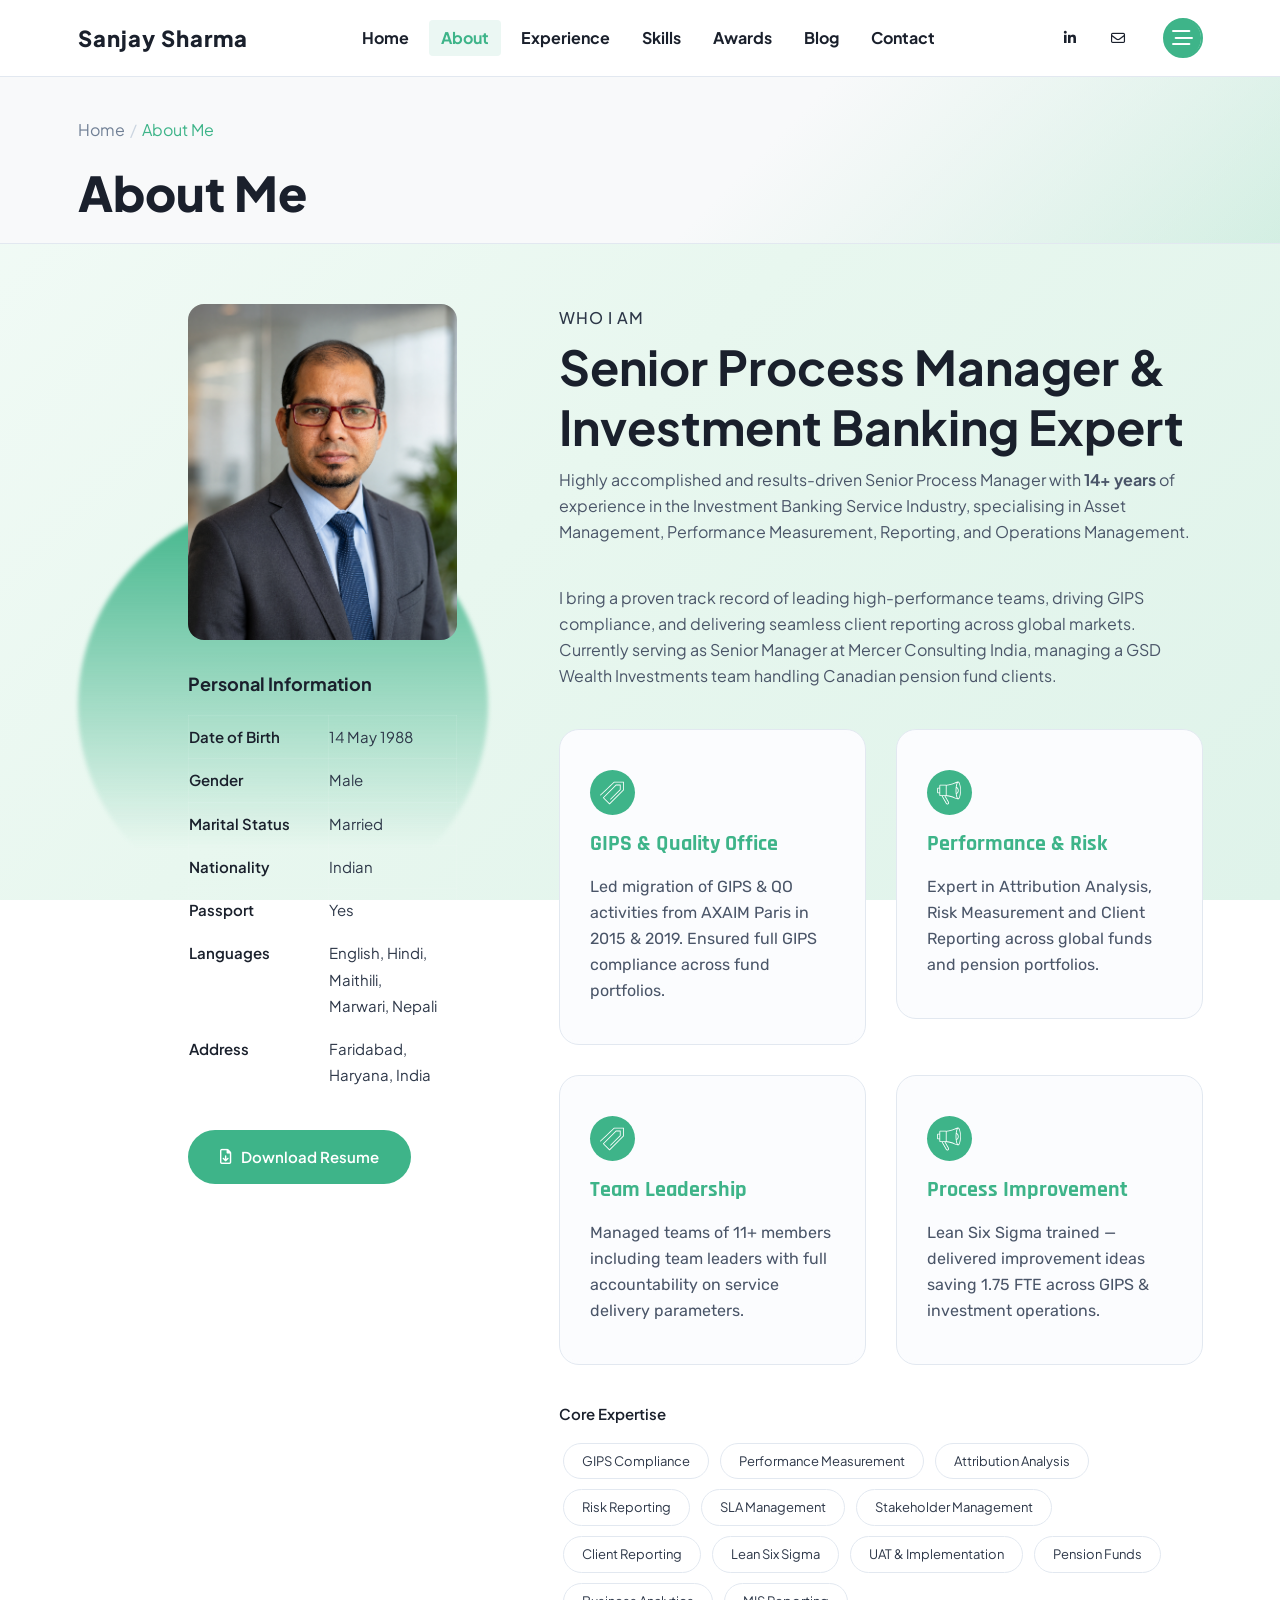
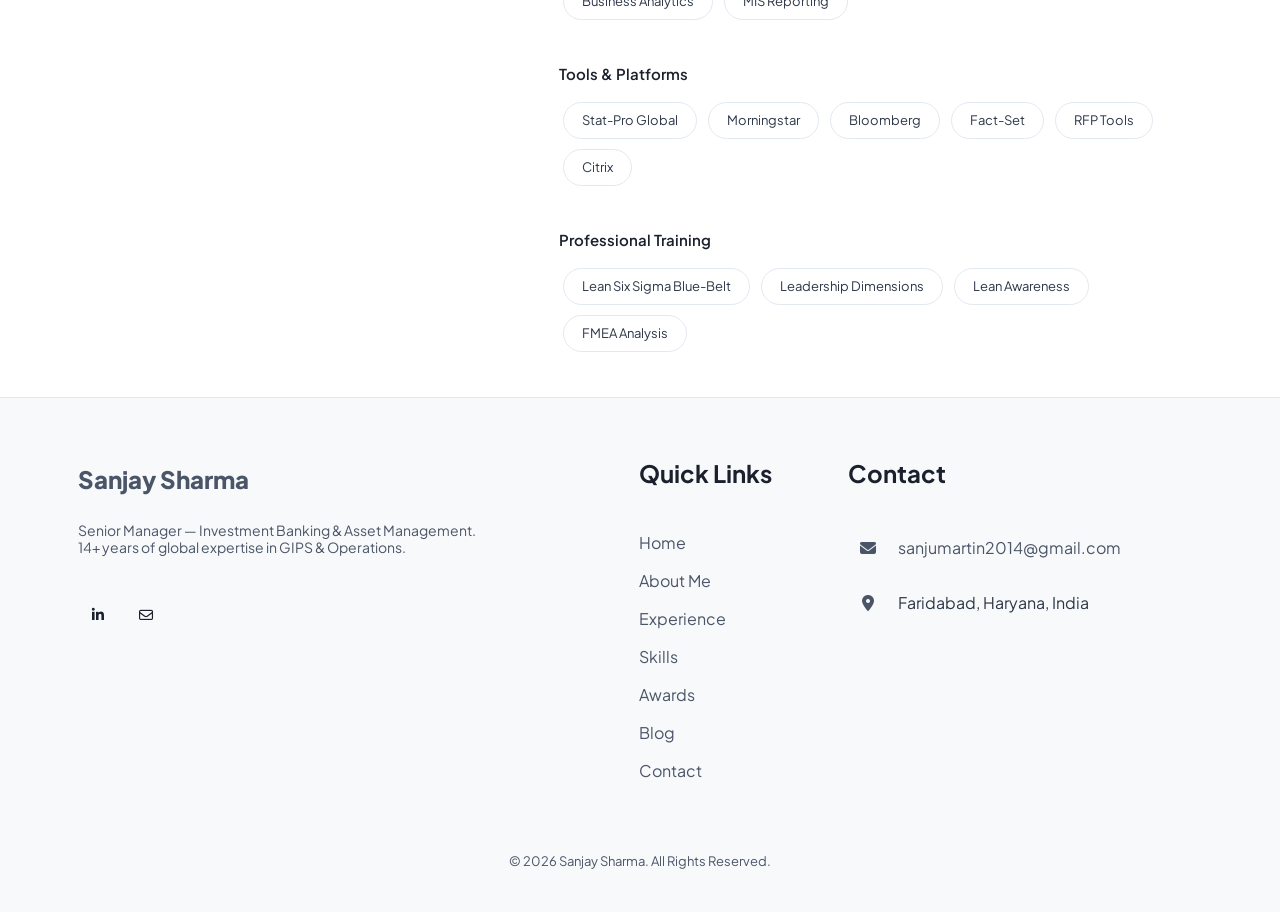
<file: about.html>
﻿<!DOCTYPE html>
<html lang="en">
<head>
    <meta charset="UTF-8">
    <meta http-equiv="X-UA-Compatible" content="IE=edge">
    <meta name="viewport" content="width=device-width, initial-scale=1.0">
    <meta name="description" content="About Sanjay Sharma – Senior Manager with 14+ years in Investment Banking & Asset Management.">
    <link rel="shortcut icon" type="image/png" href="assets/images/favicon.png">
    <title>About | Sanjay Sharma</title>
    <link rel="preconnect" href="https://fonts.googleapis.com">
    <link rel="preconnect" href="https://fonts.gstatic.com" crossorigin>
    <link rel="stylesheet" href="https://fonts.googleapis.com/css2?family=Plus+Jakarta+Sans:wght@300;400;500;600;700;800&display=swap">
    <link rel="stylesheet" href="assets/css/vendor/fontawesome.css">
    <link rel="stylesheet" href="assets/css/plugins/swiper.css">
    <link rel="stylesheet" href="assets/css/vendor/animate.min.css">
    <link rel="stylesheet" href="assets/css/vendor/bootstrap.min.css">
    <link rel="stylesheet" href="assets/css/style.css">
    <link rel="stylesheet" href="assets/css/custom.css">
    <style>
        .page-banner { padding: 90px 0 22px; background: linear-gradient(135deg, #f8f9fa 60%, rgba(62, 180, 137, 0.1) 100%); border-bottom: 1px solid #e2e8f0; }
        .page-banner .breadcrumb-item a { color: #718096; text-decoration: none; }
        .page-banner .breadcrumb-item.active { color: var(--color-primary); }
        .page-banner .breadcrumb-item+.breadcrumb-item::before { color: #cbd5e0; }
        .personal-info-table td { padding:8px 14px 8px 0; color:#2d3748; font-size:15px; vertical-align:top; }
        .personal-info-table td:first-child { font-weight:600; color: #1a202c; white-space:nowrap; min-width:140px; padding-right:20px; }
        .core-skill-tag { display:inline-block; background:#ffffff; border:1px solid #e2e8f0; border-radius:30px; padding:6px 18px; font-size:13px; color:#2d3748; margin:5px 4px; transition:background .3s,border-color .3s; }
        .core-skill-tag:hover { background:var(--color-primary); border-color:var(--color-primary); color: #1a202c; }
        .download-resume-btn { display:inline-flex; align-items:center; gap:10px; padding:14px 32px; background:var(--color-primary); color: #1a202c; border-radius:40px; font-weight:600; font-size:15px; text-decoration:none; transition:opacity .3s,transform .3s; margin-top:12px; }
        .download-resume-btn:hover { opacity:.88; color: #1a202c; transform:translateY(-2px); }
    </style>
</head>
<body>

    <!-- HEADER -->
    <header class="tmp-header-area-start header-one header--sticky header--transparent">
        <div class="container">
            <div class="row"><div class="col-lg-12">
                <div class="header-content">
                    <div class="logo"><a href="index.html"><span style="font-size:22px;font-weight:800;color: #070707;letter-spacing:1px;">SS</span></a></div>
                    <nav class="tmp-mainmenu-nav d-none d-xl-block">
                        <ul class="tmp-mainmenu">
                            <li><a href="index.html">Home</a></li>
                            <li class="current"><a href="about.html">About</a></li>
                            <li><a href="experience.html">Experience</a></li>
                            <li><a href="skills.html">Skills</a></li>
                            <li><a href="awards.html">Awards</a></li>
                            <li><a href="blog.html">Blog</a></li>
                            <li><a href="contact.html">Contact</a></li>
                        </ul>
                    </nav>
                    <div class="tmp-header-right">
                        <div class="social-share-wrapper d-none d-md-block">
                            <div class="social-link">
                                <a href="https://www.linkedin.com/in/sanjay-sharma-5072b68a/" target="_blank" rel="noopener"><i class="fa-brands fa-linkedin-in"></i></a>
                                <a href="mailto:Sanjumartin2014@gmail.com"><i class="fa-regular fa-envelope"></i></a>
                            </div>
                        </div>
                        <div class="actions-area">
                            <div class="tmp-side-collups-area d-none d-xl-block"><button class="tmp-menu-bars tmp_button_active"><i class="fa-regular fa-bars-staggered"></i></button></div>
                            <div class="tmp-side-collups-area d-block d-xl-none"><button class="tmp-menu-bars humberger_menu_active"><i class="fa-regular fa-bars-staggered"></i></button></div>
                        </div>
                    </div>
                </div>
            </div></div>
        </div>
    </header>

    <!-- SIDEBAR -->
    <div class="d-none d-xl-block">
        <div class="tmp-sidebar-area tmp_side_bar">
            <div class="inner">
                <div class="top-area">
                    <span style="font-size:18px;font-weight:800;color: #1a202c;">Sanjay Sharma</span>
                    <div class="close-icon-area"><button class="tmp-round-action-btn close_side_menu_active"><i class="fa-sharp fa-light fa-xmark"></i></button></div>
                </div>
                <div class="content-wrapper">
                    <img src="assets/images/banner/profile_pic.png" alt="Sanjay Sharma" style="border-radius:50%;width:90px;height:90px;object-fit:cover;margin-bottom:16px;">
                    <h5 class="title mt--10">Senior Manager – Investment Banking & Asset Management</h5>
                    <p class="disc">14+ years in GIPS, Performance Measurement & Operations Leadership.</p>
                    <div class="short-contact-area">
                        <!-- <div class="single-contact"><i class="fa-solid fa-phone"></i><div class="information tmp-link-animation"><span>Phone</span><a href="tel:+919503085944" class="number">+91 9503085944</a></div></div> -->
                        <div class="single-contact"><i class="fa-solid fa-envelope"></i><div class="information tmp-link-animation"><span>Email</span><a href="mailto:Sanjumartin2014@gmail.com" class="number">Sanjumartin2014@gmail.com</a></div></div>
                        <div class="single-contact"><i class="fa-solid fa-location-crosshairs"></i><div class="information tmp-link-animation"><span>Location</span><span class="number">Faridabad, Haryana, India</span></div></div>
                    </div>
                    <div class="social-wrapper mt--20">
                        <span class="subtitle">Connect with me</span>
                        <div class="social-link">
                            <a href="https://www.linkedin.com/in/sanjay-sharma-5072b68a/" target="_blank" rel="noopener"><i class="fa-brands fa-linkedin-in"></i></a>
                            <a href="mailto:Sanjumartin2014@gmail.com"><i class="fa-regular fa-envelope"></i></a>
                        </div>
                    </div>
                </div>
            </div>
        </div>
        <a class="overlay_close_side_menu close_side_menu_active" href="javascript:void(0);"></a>
    </div>

    <!-- MOBILE MENU -->
    <div class="d-block d-xl-none">
        <div class="tmp-popup-mobile-menu">
            <div class="inner">
                <div class="header-top">
                    <span style="font-size:18px;font-weight:800;color: #1a202c;">Sanjay Sharma</span>
                    <div class="close-menu"><button class="close-button tmp-round-action-btn"><i class="fa-sharp fa-light fa-xmark"></i></button></div>
                </div>
                <ul class="tmp-mainmenu">
                    <li><a href="index.html">Home</a></li>
                    <li><a href="about.html">About</a></li>
                    <li><a href="experience.html">Experience</a></li>
                    <li><a href="skills.html">Skills</a></li>
                    <li><a href="awards.html">Awards</a></li>
                    <li><a href="blog.html">Blog</a></li>
                    <li><a href="contact.html">Contact</a></li>
                </ul>
                <div class="social-wrapper mt--40">
                    <span class="subtitle">Connect</span>
                    <div class="social-link">
                        <a href="https://www.linkedin.com/in/sanjay-sharma-5072b68a/" target="_blank" rel="noopener"><i class="fa-brands fa-linkedin-in"></i></a>
                        <a href="mailto:Sanjumartin2014@gmail.com"><i class="fa-regular fa-envelope"></i></a>
                    </div>
                </div>
            </div>
        </div>
    </div>

    <!-- PAGE BANNER -->
    <div class="page-banner">
        <div class="container">
            <nav aria-label="breadcrumb">
                <ol class="breadcrumb mb--10">
                    <li class="breadcrumb-item"><a href="index.html">Home</a></li>
                    <li class="breadcrumb-item active">About Me</li>
                </ol>
            </nav>
            <h1 class="title" style="font-size:48px;font-weight:800;color: #1a202c;margin:0;">About Me</h1>
        </div>
    </div>

    <!-- ABOUT CONTENT -->
    <section class="about-us-area tmp-section-gap">
        <div class="container">
            <div class="row align-items-start g-5">
                <!-- Left – photo + personal info -->
                <div class="col-lg-5">
                    <div class="about-us-left-content-wrap bg-vactor-one">
                        <img src="assets/images/banner/profile_pic.png" alt="Sanjay Sharma"
                             class="tmp-scroll-trigger tmp-zoom-in animation-order-1"
                             style="width:100%;border-radius:16px;margin-bottom:32px;">
                        <h4 style="color: #1a202c;margin-bottom:20px;font-size:18px;font-weight:700;">Personal Information</h4>
                        <table class="personal-info-table w-100">
                            <tr><td>Date of Birth</td><td>14 May 1988</td></tr>
                            <tr><td>Gender</td><td>Male</td></tr>
                            <tr><td>Marital Status</td><td>Married</td></tr>
                            <tr><td>Nationality</td><td>Indian</td></tr>
                            <tr><td>Passport</td><td>Yes</td></tr>
                            <tr><td>Languages</td><td>English, Hindi, Maithili, Marwari, Nepali</td></tr>
                            <tr><td>Address</td><td>T4-608, RPS Savana, Faridabad-88, Haryana, India</td></tr>
                        </table>
                        <a class="download-resume-btn" href="Sanjay_Sharma_Resume.pdf" download>
                            <i class="fa-regular fa-file-arrow-down"></i> Download Resume
                        </a>
                    </div>
                </div>

                <!-- Right – summary + expertise -->
                <div class="col-lg-7">
                    <div class="about-us-right-content-wrap">
                        <div class="section-head text-align-left mb--40">
                            <div class="section-sub-title tmp-scroll-trigger tmp-fade-in animation-order-1">
                                <span class="subtitle">Who I Am</span>
                            </div>
                            <h2 class="title split-collab tmp-scroll-trigger tmp-fade-in animation-order-2">Senior Process Manager &amp;<br>Investment Banking Expert</h2>
                            <p class="description tmp-scroll-trigger tmp-fade-in animation-order-3">
                                Highly accomplished and results-driven Senior Process Manager with <strong>14+ years</strong> of experience in the Investment Banking Service Industry, specialising in Asset Management, Performance Measurement, Reporting, and Operations Management.
                            </p>
                            <p class="description tmp-scroll-trigger tmp-fade-in animation-order-3" style="margin-top:16px;">
                                I bring a proven track record of leading high-performance teams, driving GIPS compliance, and delivering seamless client reporting across global markets. Currently serving as Senior Manager at Mercer Consulting India, managing a GSD Wealth Investments team handling Canadian pension fund clients.
                            </p>
                        </div>

                        <!-- 4 expertise cards -->
                        <div class="about-us-section-card row g-4 mb--40">
                            <div class="col-lg-6 col-md-6 col-sm-6 col-12">
                                <div class="about-us-card tmponhover tmp-scroll-trigger tmp-fade-in animation-order-4">
                                    <div class="card-head"><div class="logo-img"><img src="assets/images/about/logo-1.svg" alt=""></div><h3 class="card-title">GIPS &amp; Quality Office</h3></div>
                                    <p class="card-para">Led migration of GIPS &amp; QO activities from AXAIM Paris in 2015 &amp; 2019. Ensured full GIPS compliance across fund portfolios.</p>
                                </div>
                            </div>
                            <div class="col-lg-6 col-md-6 col-sm-6 col-12">
                                <div class="about-us-card tmponhover tmp-scroll-trigger tmp-fade-in animation-order-5">
                                    <div class="card-head"><div class="logo-img"><img src="assets/images/about/logo-2.svg" alt=""></div><h3 class="card-title">Performance &amp; Risk</h3></div>
                                    <p class="card-para">Expert in Attribution Analysis, Risk Measurement and Client Reporting across global funds and pension portfolios.</p>
                                </div>
                            </div>
                            <div class="col-lg-6 col-md-6 col-sm-6 col-12">
                                <div class="about-us-card tmponhover tmp-scroll-trigger tmp-fade-in animation-order-4">
                                    <div class="card-head"><div class="logo-img"><img src="assets/images/about/logo-1.svg" alt=""></div><h3 class="card-title">Team Leadership</h3></div>
                                    <p class="card-para">Managed teams of 11+ members including team leaders with full accountability on service delivery parameters.</p>
                                </div>
                            </div>
                            <div class="col-lg-6 col-md-6 col-sm-6 col-12">
                                <div class="about-us-card tmponhover tmp-scroll-trigger tmp-fade-in animation-order-5">
                                    <div class="card-head"><div class="logo-img"><img src="assets/images/about/logo-2.svg" alt=""></div><h3 class="card-title">Process Improvement</h3></div>
                                    <p class="card-para">Lean Six Sigma trained — delivered improvement ideas saving 1.75 FTE across GIPS &amp; investment operations.</p>
                                </div>
                            </div>
                        </div>

                        <!-- Core expertise tags -->
                        <div class="tmp-scroll-trigger tmp-fade-in animation-order-6">
                            <h5 style="color: #1a202c;margin-bottom:14px;font-size:15px;font-weight:600;">Core Expertise</h5>
                            <div>
                                <span class="core-skill-tag">GIPS Compliance</span>
                                <span class="core-skill-tag">Performance Measurement</span>
                                <span class="core-skill-tag">Attribution Analysis</span>
                                <span class="core-skill-tag">Risk Reporting</span>
                                <span class="core-skill-tag">SLA Management</span>
                                <span class="core-skill-tag">Stakeholder Management</span>
                                <span class="core-skill-tag">Client Reporting</span>
                                <span class="core-skill-tag">Lean Six Sigma</span>
                                <span class="core-skill-tag">UAT &amp; Implementation</span>
                                <span class="core-skill-tag">Pension Funds</span>
                                <span class="core-skill-tag">Business Analytics</span>
                                <span class="core-skill-tag">MIS Reporting</span>
                            </div>
                        </div>

                        <div class="mt--40 tmp-scroll-trigger tmp-fade-in animation-order-6">
                            <h5 style="color: #1a202c;margin-bottom:14px;font-size:15px;font-weight:600;">Tools &amp; Platforms</h5>
                            <div>
                                <span class="core-skill-tag">Stat-Pro Global</span>
                                <span class="core-skill-tag">Morningstar</span>
                                <span class="core-skill-tag">Bloomberg</span>
                                <span class="core-skill-tag">Fact-Set</span>
                                <span class="core-skill-tag">RFP Tools</span>
                                <span class="core-skill-tag">Citrix</span>
                            </div>
                        </div>

                        <div class="mt--40 tmp-scroll-trigger tmp-fade-in animation-order-6">
                            <h5 style="color: #1a202c;margin-bottom:14px;font-size:15px;font-weight:600;">Professional Training</h5>
                            <div>
                                <span class="core-skill-tag">Lean Six Sigma Blue-Belt</span>
                                <span class="core-skill-tag">Leadership Dimensions</span>
                                <span class="core-skill-tag">Lean Awareness</span>
                                <span class="core-skill-tag">FMEA Analysis</span>
                            </div>
                        </div>
                    </div>
                </div>
            </div>
        </div>
    </section>

    <!-- FOOTER -->
    <footer class="footer-area footer-style-one-wrapper tmp-section-gap">
        <div class="container">
            <div class="footer-main footer-style-one">
                <div class="row g-5">
                    <div class="col-lg-5 col-md-6">
                        <div class="single-footer-wrapper border-right mr--20">
                            <div class="logo mb--20"><a href="index.html" style="text-decoration:none;"><span style="font-size:24px;font-weight:800;color: #1a202c;">Sanjay Sharma</span></a></div>
                            <p class="description" style="font-size:14px;color: #888888;">Senior Manager — Investment Banking & Asset Management.<br>14+ years of global expertise in GIPS & Operations.</p>
                            <div class="social-link mt--20">
                                <a href="https://www.linkedin.com/in/sanjay-sharma-5072b68a/" target="_blank" rel="noopener"><i class="fa-brands fa-linkedin-in"></i></a>
                                <a href="mailto:Sanjumartin2014@gmail.com"><i class="fa-regular fa-envelope"></i></a>
                            </div>
                        </div>
                    </div>
                    <div class="col-lg-3 col-md-6">
                        <div class="single-footer-wrapper quick-link-wrap">
                            <h5 class="ft-title">Quick Links</h5>
                            <ul class="ft-link tmp-link-animation">
                                <li><a href="index.html">Home</a></li>
                                <li><a href="about.html">About Me</a></li>
                                <li><a href="experience.html">Experience</a></li>
                                <li><a href="skills.html">Skills</a></li>
                                <li><a href="awards.html">Awards</a></li>
                                <li><a href="blog.html">Blog</a></li>
                                <li><a href="contact.html">Contact</a></li>
                            </ul>
                        </div>
                    </div>
                    <div class="col-lg-4 col-md-6">
                        <div class="single-footer-wrapper contact-wrap">
                            <h5 class="ft-title">Contact</h5>
                            <ul class="ft-link tmp-link-animation">
                                <li><span class="ft-icon"><i class="fa-solid fa-envelope"></i></span><a href="mailto:Sanjumartin2014@gmail.com">Sanjumartin2014@gmail.com</a></li>
                                <!-- <li><span class="ft-icon"><i class="fa-solid fa-phone"></i></span><a href="tel:+919503085944">+91 9503085944</a></li> -->
                                <li><span class="ft-icon"><i class="fa-solid fa-location-dot"></i></span>Faridabad, Haryana, India</li>
                            </ul>
                        </div>
                    </div>
                </div>
            </div>
            <div style="border-top:1px solid rgba(255,255,255,0.08);margin-top:40px;padding-top:24px;text-align:center;">
                <p style="font-size:13px;color:rgba(255,255,255,0.35);margin:0;">&copy; 2026 Sanjay Sharma. All Rights Reserved.</p>
            </div>
        </div>
        <div class="footer-bg-img"><img src="assets/images/footer/footer-bg-img.png" alt=""></div>
    </footer>

    <div class="tmp-progress-parent"><svg class="tmp-back-circle svg-inner" width="100%" height="100%" viewBox="-1 -1 102 102"><path d="M50,1 a49,49 0 0,1 0,98 a49,49 0 0,1 0,-98"/></svg></div>

    <script src="assets/js/vendor/jquery.js"></script>
    <script src="assets/js/vendor/jquery-ui.min.js"></script>
    <script src="assets/js/vendor/waypoints.min.js"></script>
    <!-- Site Data - Load First -->
    <script src="site-data.js"></script>

    <script src="assets/js/vendor/appear.js"></script>
    <script src="assets/js/plugins/gsap.js"></script>
    <script src="assets/js/plugins/splittext.js"></script>
    <script src="assets/js/plugins/scrolltigger.js"></script>
    <script src="assets/js/plugins/scrolltoplugins.js"></script>
    <script src="assets/js/plugins/smoothscroll.js"></script>
    <script src="assets/js/vendor/bootstrap.min.js"></script>
    <script src="assets/js/vendor/wow.min.js"></script>
    <script src="assets/js/vendor/jquery-one-page-nav.js"></script>
    <script src="assets/js/main.js"></script>

    <!-- Auto-populate contact info from site-data.js -->
    <script src="assets/js/populate-site-data.js"></script>
</body>
</html>
</file>
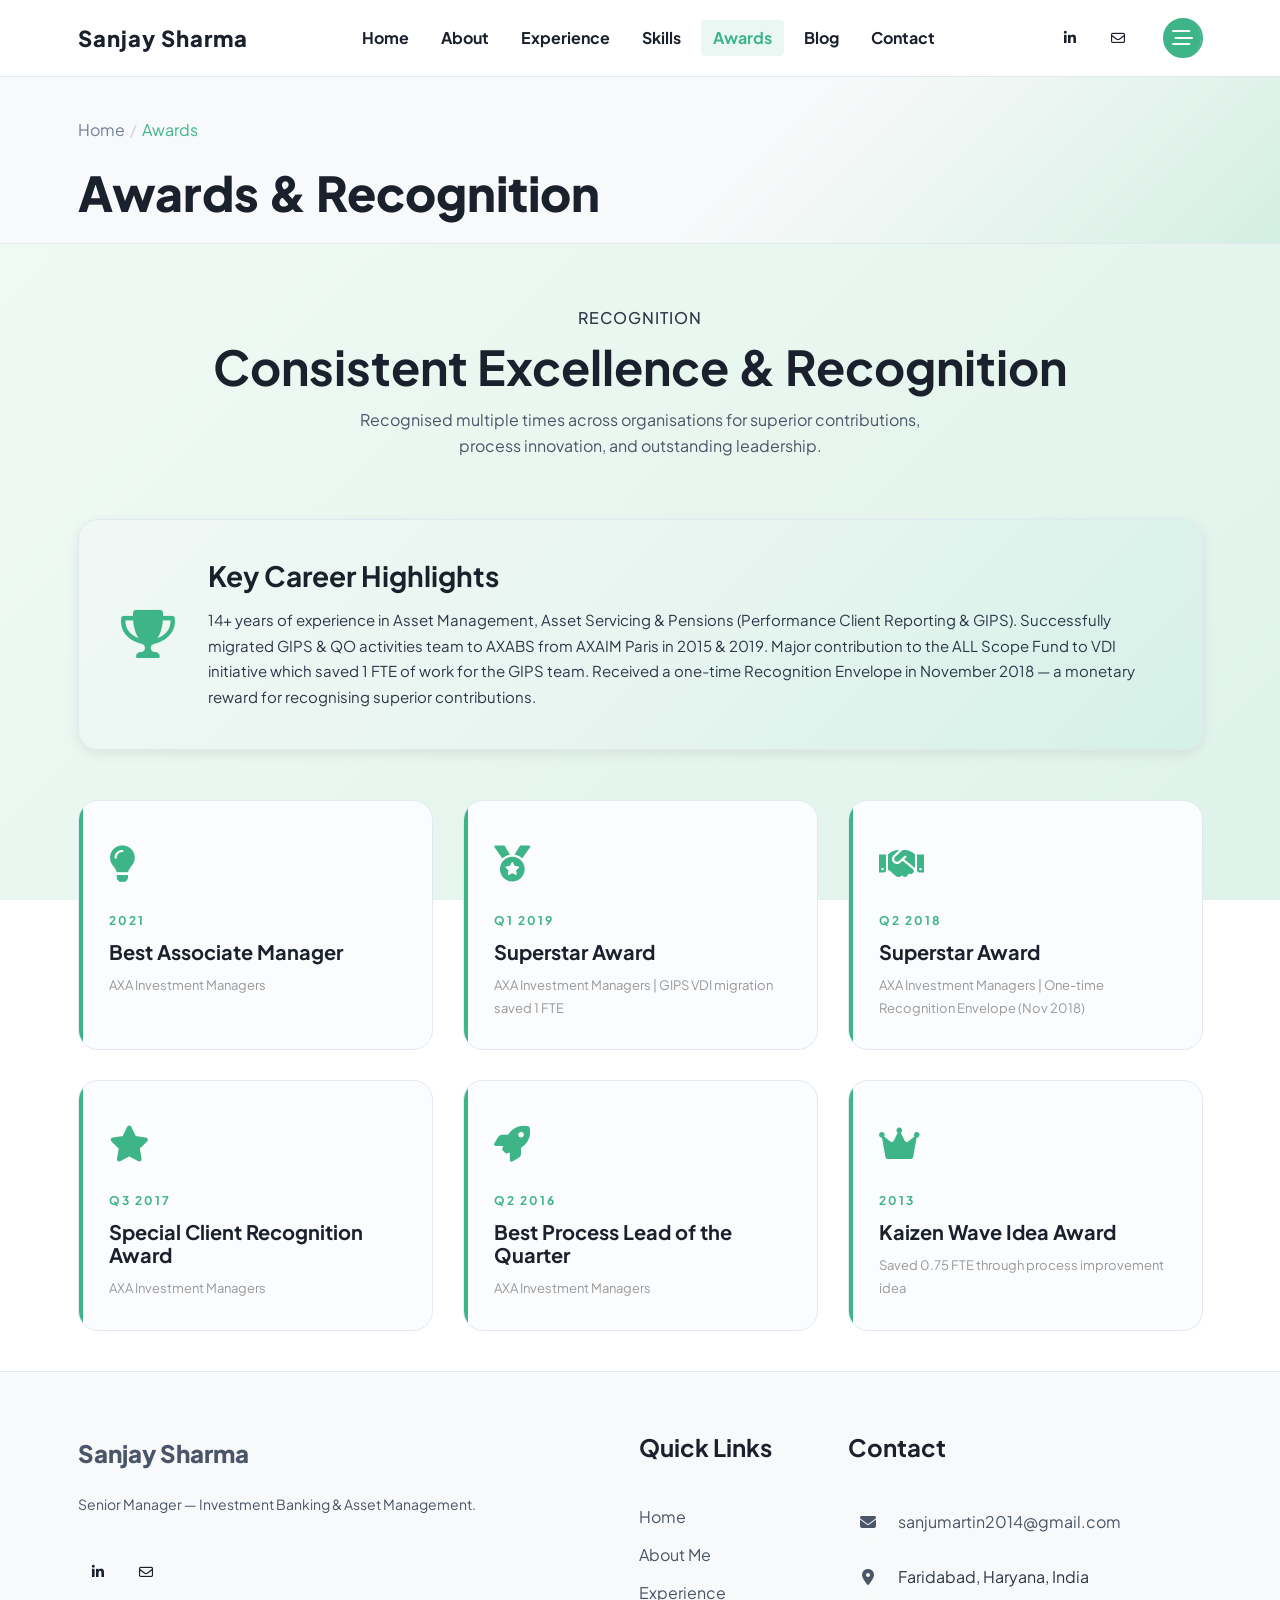
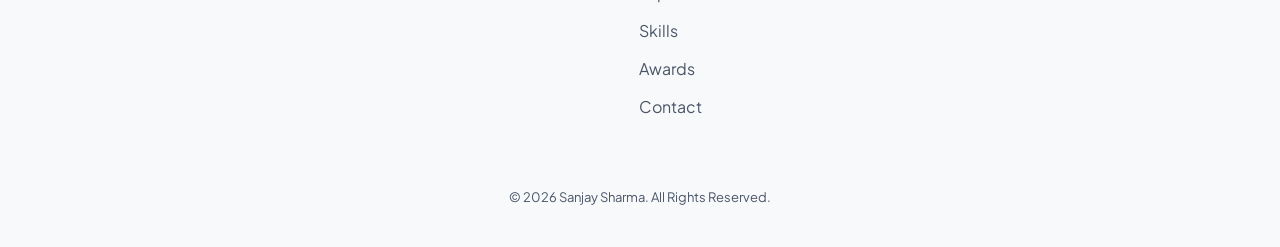
<file: awards.html>
<!DOCTYPE html>
<html lang="en">
<head>
    <meta charset="UTF-8">
    <meta http-equiv="X-UA-Compatible" content="IE=edge">
    <meta name="viewport" content="width=device-width, initial-scale=1.0">
    <meta name="description" content="Awards and Recognition of Sanjay Sharma – Kaizen, Superstar, Best Manager.">
    <link rel="shortcut icon" type="image/png" href="assets/images/favicon.png">
    <title>Awards | Sanjay Sharma</title>
    <link rel="preconnect" href="https://fonts.googleapis.com">
    <link rel="preconnect" href="https://fonts.gstatic.com" crossorigin>
    <link rel="stylesheet" href="https://fonts.googleapis.com/css2?family=Plus+Jakarta+Sans:wght@300;400;500;600;700;800&display=swap">
    <link rel="stylesheet" href="assets/css/vendor/fontawesome.css">
    <link rel="stylesheet" href="assets/css/vendor/animate.min.css">
    <link rel="stylesheet" href="assets/css/vendor/bootstrap.min.css">
    <link rel="stylesheet" href="assets/css/style.css">
    <link rel="stylesheet" href="assets/css/custom.css">
    <style>
        .page-banner { padding:90px 0 22px; background: linear-gradient(135deg, rgba(20,20,20,1) 60%, rgba(233,77,53,0.15) 100%); border-bottom:1px solid rgba(255,255,255,0.06); }
        .page-banner .breadcrumb-item a { color: rgba(255,255,255,0.5); text-decoration:none; }
        .page-banner .breadcrumb-item.active { color:var(--color-primary); }
        .page-banner .breadcrumb-item+.breadcrumb-item::before { color:rgba(255,255,255,0.3); }
        .award-card { background:rgba(255,255,255,0.03); border:1px solid rgba(255,255,255,0.08); border-radius:16px; padding:36px 28px; height:100%; transition:border-color .3s,transform .3s; position:relative; overflow:hidden; }
        .award-card::before { content:''; position:absolute; top:0; left:0; width:4px; height:100%; background:var(--color-primary); border-radius:4px 0 0 4px; }
        .award-card:hover { border-color:var(--color-primary); transform:translateY(-5px); }
        .award-card .award-icon { font-size:36px; color:var(--color-primary); margin-bottom:16px; }
        .award-card .award-year { font-size:12px; font-weight:700; letter-spacing:2px; text-transform:uppercase; color:var(--color-primary); margin-bottom:10px; }
        .award-card h3 { font-size:20px; font-weight:700; color: #1a202c; margin-bottom:10px; }
        .award-card .award-org { font-size:13px; color: #999999; }
        .award-card .award-desc { font-size:14px; color: #777777; margin-top:12px; line-height:1.7; }
        .highlight-banner { background:linear-gradient(135deg,rgba(233,77,53,0.12),rgba(233,77,53,0.04)); border:1px solid rgba(233,77,53,0.25); border-radius:16px; padding:40px; margin-bottom:60px; }
        .highlight-banner h3 { color: #1a202c; font-size:22px; font-weight:700; margin-bottom:12px; }
        .highlight-banner p { color: #777777; font-size:15px; margin:0; }
    </style>
</head>
<body>

    <!-- HEADER -->
    <header class="tmp-header-area-start header-one header--sticky header--transparent">
        <div class="container"><div class="row"><div class="col-lg-12">
            <div class="header-content">
                <div class="logo"><a href="index.html"><span style="font-size:22px;font-weight:800;color: #1a202c;letter-spacing:1px;">SS</span></a></div>
                <nav class="tmp-mainmenu-nav d-none d-xl-block">
                    <ul class="tmp-mainmenu">
                        <li><a href="index.html">Home</a></li>
                        <li><a href="about.html">About</a></li>
                        <li><a href="experience.html">Experience</a></li>
                        <li><a href="skills.html">Skills</a></li>
                        <li class="current"><a href="awards.html">Awards</a></li>
                        <li><a href="blog.html">Blog</a></li>
                        <li><a href="contact.html">Contact</a></li>
                    </ul>
                </nav>
                <div class="tmp-header-right">
                    <div class="social-share-wrapper d-none d-md-block"><div class="social-link">
                        <a href="https://www.linkedin.com/in/sanjay-sharma-5072b68a/" target="_blank" rel="noopener"><i class="fa-brands fa-linkedin-in"></i></a>
                        <a href="mailto:Sanjumartin2014@gmail.com"><i class="fa-regular fa-envelope"></i></a>
                    </div></div>
                    <div class="actions-area">
                        <div class="tmp-side-collups-area d-none d-xl-block"><button class="tmp-menu-bars tmp_button_active"><i class="fa-regular fa-bars-staggered"></i></button></div>
                        <div class="tmp-side-collups-area d-block d-xl-none"><button class="tmp-menu-bars humberger_menu_active"><i class="fa-regular fa-bars-staggered"></i></button></div>
                    </div>
                </div>
            </div>
        </div></div></div>
    </header>

    <!-- SIDEBAR -->
    <div class="d-none d-xl-block">
        <div class="tmp-sidebar-area tmp_side_bar">
            <div class="inner">
                <div class="top-area">
                    <span style="font-size:18px;font-weight:800;color: #1a202c;">Sanjay Sharma</span>
                    <div class="close-icon-area"><button class="tmp-round-action-btn close_side_menu_active"><i class="fa-sharp fa-light fa-xmark"></i></button></div>
                </div>
                <div class="content-wrapper">
                    <img src="assets/images/banner/profile_pic.png" alt="Sanjay Sharma" style="border-radius:50%;width:90px;height:90px;object-fit:cover;margin-bottom:16px;">
                    <h5 class="title mt--10">Senior Manager – Investment Banking & Asset Management</h5>
                    <p class="disc">14+ years in GIPS, Performance Measurement & Operations Leadership.</p>
                    <div class="short-contact-area">
                        <!-- <div class="single-contact"><i class="fa-solid fa-phone"></i><div class="information tmp-link-animation"><span>Phone</span><a href="tel:+919503085944" class="number">+91 9503085944</a></div></div> -->
                        <div class="single-contact"><i class="fa-solid fa-envelope"></i><div class="information tmp-link-animation"><span>Email</span><a href="mailto:Sanjumartin2014@gmail.com" class="number">Sanjumartin2014@gmail.com</a></div></div>
                        <div class="single-contact"><i class="fa-solid fa-location-crosshairs"></i><div class="information tmp-link-animation"><span>Location</span><span class="number">Faridabad, Haryana, India</span></div></div>
                    </div>
                    <div class="social-wrapper mt--20">
                        <span class="subtitle">Connect with me</span>
                        <div class="social-link">
                            <a href="https://www.linkedin.com/in/sanjay-sharma-5072b68a/" target="_blank" rel="noopener"><i class="fa-brands fa-linkedin-in"></i></a>
                            <a href="mailto:Sanjumartin2014@gmail.com"><i class="fa-regular fa-envelope"></i></a>
                        </div>
                    </div>
                </div>
            </div>
        </div>
        <a class="overlay_close_side_menu close_side_menu_active" href="javascript:void(0);"></a>
    </div>

    <!-- MOBILE MENU -->
    <div class="d-block d-xl-none">
        <div class="tmp-popup-mobile-menu">
            <div class="inner">
                <div class="header-top">
                    <span style="font-size:18px;font-weight:800;color: #1a202c;">Sanjay Sharma</span>
                    <div class="close-menu"><button class="close-button tmp-round-action-btn"><i class="fa-sharp fa-light fa-xmark"></i></button></div>
                </div>
                <ul class="tmp-mainmenu">
                    <li><a href="index.html">Home</a></li>
                    <li><a href="about.html">About</a></li>
                    <li><a href="experience.html">Experience</a></li>
                    <li><a href="skills.html">Skills</a></li>
                    <li class="current"><a href="awards.html">Awards</a></li>
                    <li><a href="blog.html">Blog</a></li>
                    <li><a href="contact.html">Contact</a></li>
                </ul>
                <div class="social-wrapper mt--40">
                    <span class="subtitle">Connect</span>
                    <div class="social-link">
                        <a href="https://www.linkedin.com/in/sanjay-sharma-5072b68a/" target="_blank" rel="noopener"><i class="fa-brands fa-linkedin-in"></i></a>
                        <a href="mailto:Sanjumartin2014@gmail.com"><i class="fa-regular fa-envelope"></i></a>
                    </div>
                </div>
            </div>
        </div>
    </div>

    <!-- PAGE BANNER -->
    <div class="page-banner">
        <div class="container">
            <nav aria-label="breadcrumb"><ol class="breadcrumb mb--10">
                <li class="breadcrumb-item"><a href="index.html">Home</a></li>
                <li class="breadcrumb-item active">Awards</li>
            </ol></nav>
            <h1 class="title" style="font-size:48px;font-weight:800;color: #1a202c;margin:0;">Awards &amp; Recognition</h1>
        </div>
    </div>

    <!-- AWARDS CONTENT -->
    <section class="tmp-section-gap">
        <div class="container">
            <div class="section-head text-center mb--60">
                <div class="section-sub-title center-title tmp-scroll-trigger tmp-fade-in animation-order-1"><span class="subtitle">Recognition</span></div>
                <h2 class="title split-collab tmp-scroll-trigger tmp-fade-in animation-order-2">Consistent Excellence &amp; Recognition</h2>
                <p class="description section-sm tmp-scroll-trigger tmp-fade-in animation-order-3">Recognised multiple times across organisations for superior contributions, process innovation, and outstanding leadership.</p>
            </div>

            <!-- Key highlight banner -->
            <div class="highlight-banner tmp-scroll-trigger tmp-fade-in animation-order-1">
                <div class="row align-items-center g-4">
                    <div class="col-lg-1 col-md-2 col-2 text-center">
                        <i class="fa-solid fa-trophy" style="font-size:48px;color:var(--color-primary);"></i>
                    </div>
                    <div class="col-lg-11 col-md-10 col-10">
                        <h3>Key Career Highlights</h3>
                        <p>14+ years of experience in Asset Management, Asset Servicing &amp; Pensions (Performance Client Reporting &amp; GIPS). Successfully migrated GIPS &amp; QO activities team to AXABS from AXAIM Paris in 2015 &amp; 2019. Major contribution to the ALL Scope Fund to VDI initiative which saved 1 FTE of work for the GIPS team. Received a one-time Recognition Envelope in November 2018 — a monetary reward for recognising superior contributions.</p>
                    </div>
                </div>
            </div>

            <!-- Rendered from site-data.js → SiteData.awards -->
            <div id="awards-list" class="row g-4"></div>
        </div>
    </section>

    <!-- FOOTER -->
    <footer class="footer-area footer-style-one-wrapper tmp-section-gap">
        <div class="container">
            <div class="footer-main footer-style-one">
                <div class="row g-5">
                    <div class="col-lg-5 col-md-6">
                        <div class="single-footer-wrapper border-right mr--20">
                            <div class="logo mb--20"><a href="index.html" style="text-decoration:none;"><span style="font-size:24px;font-weight:800;color: #1a202c;">Sanjay Sharma</span></a></div>
                            <p class="description" style="font-size:14px;color: #888888;">Senior Manager — Investment Banking & Asset Management.</p>
                            <div class="social-link mt--20">
                                <a href="https://www.linkedin.com/in/sanjay-sharma-5072b68a/" target="_blank" rel="noopener"><i class="fa-brands fa-linkedin-in"></i></a>
                                <a href="mailto:Sanjumartin2014@gmail.com"><i class="fa-regular fa-envelope"></i></a>
                            </div>
                        </div>
                    </div>
                    <div class="col-lg-3 col-md-6">
                        <div class="single-footer-wrapper quick-link-wrap">
                            <h5 class="ft-title">Quick Links</h5>
                            <ul class="ft-link tmp-link-animation">
                                <li><a href="index.html">Home</a></li>
                                <li><a href="about.html">About Me</a></li>
                                <li><a href="experience.html">Experience</a></li>
                                <li><a href="skills.html">Skills</a></li>
                                <li><a href="awards.html">Awards</a></li>
                                <li><a href="contact.html">Contact</a></li>
                            </ul>
                        </div>
                    </div>
                    <div class="col-lg-4 col-md-6">
                        <div class="single-footer-wrapper contact-wrap">
                            <h5 class="ft-title">Contact</h5>
                            <ul class="ft-link tmp-link-animation">
                                <li><span class="ft-icon"><i class="fa-solid fa-envelope"></i></span><a href="mailto:Sanjumartin2014@gmail.com">Sanjumartin2014@gmail.com</a></li>
                                <!-- <li><span class="ft-icon"><i class="fa-solid fa-phone"></i></span><a href="tel:+919503085944">+91 9503085944</a></li> -->
                                <li><span class="ft-icon"><i class="fa-solid fa-location-dot"></i></span>Faridabad, Haryana, India</li>
                            </ul>
                        </div>
                    </div>
                </div>
            </div>
            <div style="border-top:1px solid rgba(255,255,255,0.08);margin-top:40px;padding-top:24px;text-align:center;">
                <p style="font-size:13px;color:rgba(255,255,255,0.6);margin:0;">&copy; 2026 Sanjay Sharma. All Rights Reserved.</p>
            </div>
        </div>
        <div class="footer-bg-img"><img src="assets/images/footer/footer-bg-img.png" alt=""></div>
    </footer>

    <div class="tmp-progress-parent"><svg class="tmp-back-circle svg-inner" width="100%" height="100%" viewBox="-1 -1 102 102"><path d="M50,1 a49,49 0 0,1 0,98 a49,49 0 0,1 0,-98"/></svg></div>

    <script src="assets/js/vendor/jquery.js"></script>
    <script src="assets/js/vendor/jquery-ui.min.js"></script>
    <!-- Site Data - Load First -->
    <script src="site-data.js"></script>

    <script src="assets/js/vendor/waypoints.min.js"></script>
    <script src="assets/js/vendor/appear.js"></script>
    <script src="assets/js/plugins/gsap.js"></script>
    <script src="assets/js/plugins/splittext.js"></script>
    <script src="assets/js/plugins/scrolltigger.js"></script>
    <script src="assets/js/plugins/scrolltoplugins.js"></script>
    <script src="assets/js/vendor/bootstrap.min.js"></script>
    <script src="assets/js/vendor/wow.min.js"></script>
    <script src="assets/js/vendor/jquery-one-page-nav.js"></script>
    <script src="assets/js/main.js"></script>

    <!-- Auto-populate contact info from site-data.js -->
    <script src="assets/js/populate-site-data.js"></script>
    <script>
        const awardIcons = ['fa-lightbulb','fa-medal','fa-handshake','fa-star','fa-rocket','fa-crown','fa-trophy','fa-award'];
        const awardsList = document.getElementById('awards-list');
        if (awardsList && typeof SiteData !== 'undefined') {
            // Reverse the array to show latest first
            const reversedAwards = [...SiteData.awards].reverse();
            awardsList.innerHTML = reversedAwards.map((a, i) => `
                <div class="col-lg-4 col-md-6">
                    <div class="award-card">
                        <div class="award-icon"><i class="fa-solid ${awardIcons[i % awardIcons.length]}"></i></div>
                        <div class="award-year">${a.year}</div>
                        <h3>${a.title}</h3>
                        <div class="award-org">${a.org}</div>
                    </div>
                </div>
            `).join('');
        }
    </script>
</body>
</html>
</file>
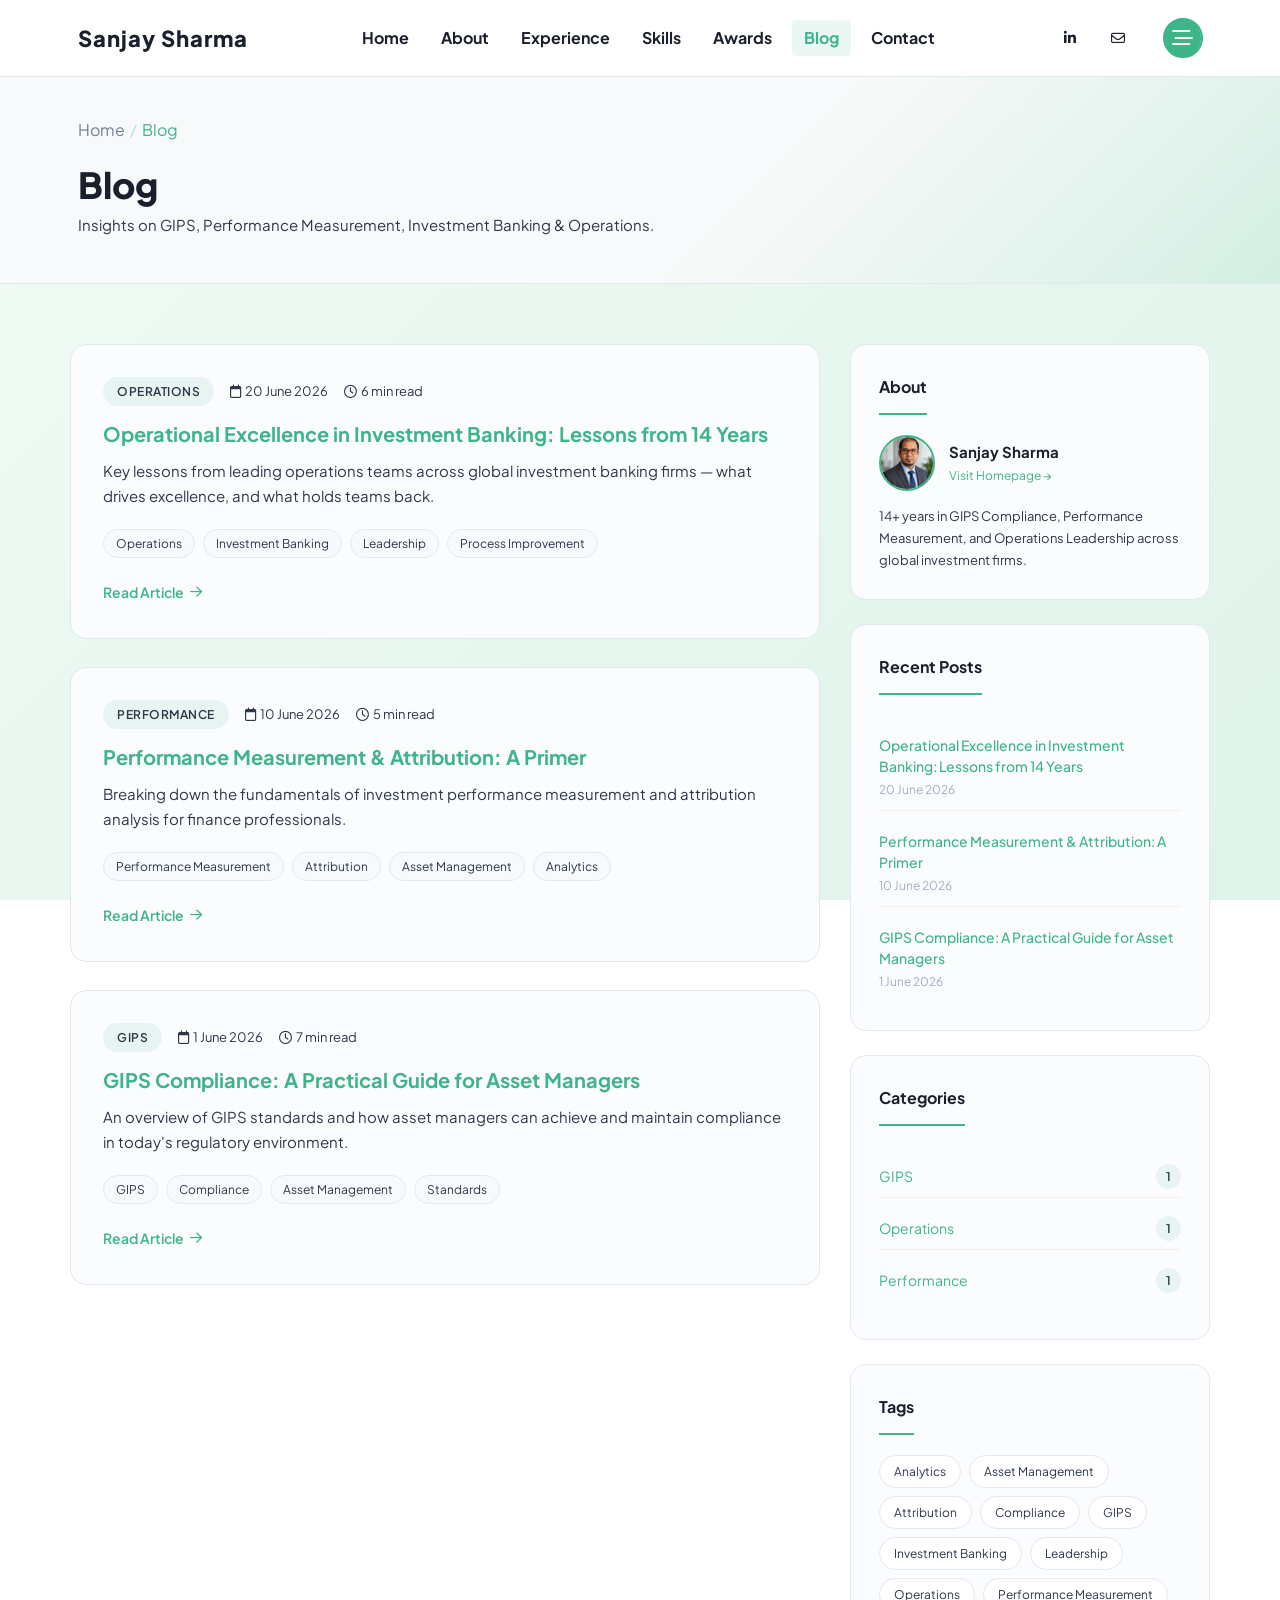
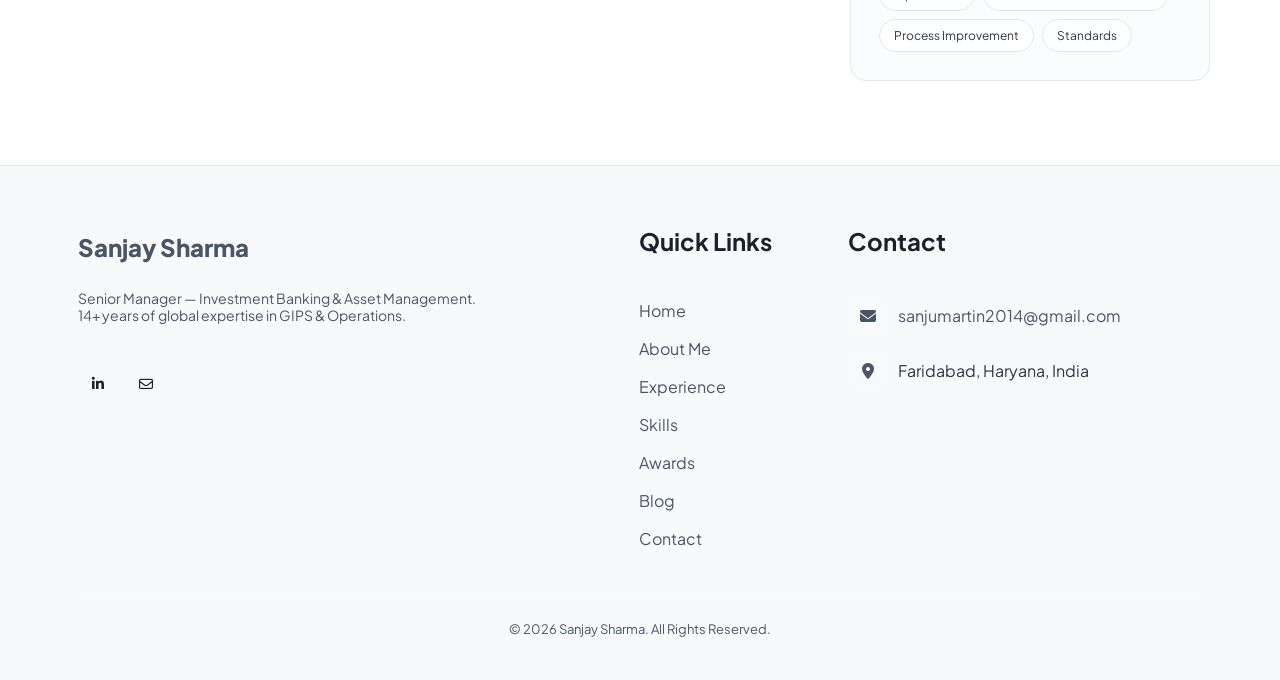
<file: blog.html>
﻿<!DOCTYPE html>
<html lang="en">
<head>
    <meta charset="UTF-8">
    <meta http-equiv="X-UA-Compatible" content="IE=edge">
    <meta name="viewport" content="width=device-width, initial-scale=1.0">
    <meta name="description" content="Blog – Sanjay Sharma writes about GIPS, Performance Measurement, Investment Banking, and Operations Leadership.">
    <link rel="shortcut icon" type="image/png" href="assets/images/favicon.png">
    <title>Blog | Sanjay Sharma</title>
    <link rel="preconnect" href="https://fonts.googleapis.com">
    <link rel="preconnect" href="https://fonts.gstatic.com" crossorigin>
    <link rel="stylesheet" href="https://fonts.googleapis.com/css2?family=Plus+Jakarta+Sans:wght@300;400;500;600;700;800&display=swap">
    <link rel="stylesheet" href="assets/css/vendor/fontawesome.css">
    <link rel="stylesheet" href="assets/css/vendor/animate.min.css">
    <link rel="stylesheet" href="assets/css/vendor/bootstrap.min.css">
    <link rel="stylesheet" href="assets/css/style.css">
    <link rel="stylesheet" href="assets/css/custom.css">
    <style>
        .page-banner { padding: 90px 0 22px; background: linear-gradient(135deg, #f8f9fa 60%, rgba(62, 180, 137, 0.1) 100%); border-bottom: 1px solid #e2e8f0; }
        .page-banner .breadcrumb-item a { color: #718096; text-decoration: none; }
        .page-banner .breadcrumb-item.active { color: var(--color-primary); }
        .page-banner .breadcrumb-item+.breadcrumb-item::before { color: #cbd5e0; }

        /* Blog card */
        .blog-card { background: #fff; border: 1px solid #e2e8f0; border-radius: 16px; padding: 32px; margin-bottom: 28px; transition: all 0.3s ease; }
        .blog-card:hover { border-color: var(--color-primary); box-shadow: 0 8px 24px rgba(62,180,137,0.15); transform: translateY(-3px); }
        .blog-card .blog-meta { display: flex; align-items: center; gap: 16px; flex-wrap: wrap; margin-bottom: 14px; }
        .blog-card .blog-category { background: rgba(62,180,137,0.1); color: var(--color-primary); border-radius: 30px; padding: 4px 14px; font-size: 12px; font-weight: 600; letter-spacing: 0.5px; text-transform: uppercase; }
        .blog-card .blog-date { color: #718096; font-size: 13px; }
        .blog-card .blog-read-time { color: #718096; font-size: 13px; }
        .blog-card h3 { font-size: 20px; font-weight: 700; color: #1a202c; margin-bottom: 10px; line-height: 1.4; }
        .blog-card h3 a { color: inherit; text-decoration: none; transition: color 0.2s; }
        .blog-card h3 a:hover { color: var(--color-primary); }
        .blog-card .blog-desc { color: #4a5568; font-size: 15px; line-height: 1.7; margin-bottom: 20px; }
        .blog-card .blog-tags { display: flex; flex-wrap: wrap; gap: 8px; margin-bottom: 20px; }
        .blog-card .blog-tag { background: #f7fafc; border: 1px solid #e2e8f0; border-radius: 20px; padding: 3px 12px; font-size: 12px; color: #4a5568; }
        .blog-card .read-more { display: inline-flex; align-items: center; gap: 6px; color: var(--color-primary); font-weight: 600; font-size: 14px; text-decoration: none; transition: gap 0.2s; }
        .blog-card .read-more:hover { gap: 10px; }

        /* Sidebar */
        .blog-sidebar { position: sticky; top: 100px; }
        .sidebar-widget { background: #fff; border: 1px solid #e2e8f0; border-radius: 16px; padding: 28px; margin-bottom: 24px; }
        .sidebar-widget .widget-title { font-size: 16px; font-weight: 700; color: #1a202c; margin-bottom: 20px; padding-bottom: 12px; border-bottom: 2px solid var(--color-primary); display: inline-block; }
        .sidebar-recent-list { list-style: none; padding: 0; margin: 0; }
        .sidebar-recent-list li { padding: 10px 0; border-bottom: 1px solid #f0f0f0; }
        .sidebar-recent-list li:last-child { border-bottom: none; padding-bottom: 0; }
        .sidebar-recent-list li a { color: #2d3748; font-size: 14px; text-decoration: none; font-weight: 500; line-height: 1.5; transition: color 0.2s; display: block; }
        .sidebar-recent-list li a:hover { color: var(--color-primary); }
        .sidebar-recent-list .post-date { font-size: 12px; color: #a0aec0; margin-top: 2px; }
        .sidebar-categories { list-style: none; padding: 0; margin: 0; }
        .sidebar-categories li { display: flex; justify-content: space-between; align-items: center; padding: 8px 0; border-bottom: 1px solid #f0f0f0; }
        .sidebar-categories li:last-child { border-bottom: none; }
        .sidebar-categories li a { color: #4a5568; font-size: 14px; text-decoration: none; transition: color 0.2s; }
        .sidebar-categories li a:hover { color: var(--color-primary); }
        .sidebar-categories .cat-count { background: rgba(62,180,137,0.1); color: var(--color-primary); border-radius: 20px; padding: 2px 10px; font-size: 12px; font-weight: 600; }
        .sidebar-tags { display: flex; flex-wrap: wrap; gap: 8px; }
        .sidebar-tag { background: #f7fafc; border: 1px solid #e2e8f0; border-radius: 20px; padding: 5px 14px; font-size: 12px; color: #4a5568; text-decoration: none; transition: all 0.2s; }
        .sidebar-tag:hover { background: var(--color-primary); border-color: var(--color-primary); color: #fff; }
        .sidebar-tag.active, .sidebar-categories li a.active { background: var(--color-primary) !important; border-color: var(--color-primary) !important; color: #fff !important; font-weight: 700; }
        .sidebar-categories li a.active { padding: 2px 10px; border-radius: 20px; }

        .filter-bar { display:flex; align-items:center; gap:10px; margin-bottom:24px; flex-wrap:wrap; }
        .filter-bar .filter-label { font-size:13px; color:#718096; }
        .filter-active-pill { display:inline-flex; align-items:center; gap:6px; background:rgba(62,180,137,0.12); border:1px solid var(--color-primary); color:var(--color-primary); border-radius:30px; padding:4px 14px; font-size:13px; font-weight:600; }
        .filter-active-pill .clear-filter { cursor:pointer; font-size:15px; line-height:1; opacity:0.7; transition:opacity .2s; }
        .filter-active-pill .clear-filter:hover { opacity:1; }
        .no-posts { text-align:center; padding:60px 0; color:#718096; }

        #blog-list-loading { text-align: center; padding: 60px 0; color: #718096; }

    </style>
</head>
<body>

    <!-- HEADER -->
    <header class="tmp-header-area-start header-one header--sticky header--transparent">
        <div class="container">
            <div class="row"><div class="col-lg-12">
                <div class="header-content">
                    <div class="logo"><a href="index.html"><span style="font-size:22px;font-weight:800;color:#1a202c;letter-spacing:1px;">SS</span></a></div>
                    <nav class="tmp-mainmenu-nav d-none d-xl-block">
                        <ul class="tmp-mainmenu">
                            <li><a href="index.html">Home</a></li>
                            <li><a href="about.html">About</a></li>
                            <li><a href="experience.html">Experience</a></li>
                            <li><a href="skills.html">Skills</a></li>
                            <li><a href="awards.html">Awards</a></li>
                            <li class="current"><a href="blog.html">Blog</a></li>
                            <li><a href="contact.html">Contact</a></li>
                        </ul>
                    </nav>
                    <div class="tmp-header-right">
                        <div class="social-share-wrapper d-none d-md-block">
                            <div class="social-link">
                                <a href="https://www.linkedin.com/in/sanjay-sharma-5072b68a/" target="_blank" rel="noopener"><i class="fa-brands fa-linkedin-in"></i></a>
                                <a href="mailto:Sanjumartin2014@gmail.com"><i class="fa-regular fa-envelope"></i></a>
                            </div>
                        </div>
                        <div class="actions-area">
                            <div class="tmp-side-collups-area d-none d-xl-block">
                                <button class="tmp-menu-bars tmp_button_active"><i class="fa-regular fa-bars-staggered"></i></button>
                            </div>
                            <div class="tmp-side-collups-area d-block d-xl-none">
                                <button class="tmp-menu-bars humberger_menu_active"><i class="fa-regular fa-bars-staggered"></i></button>
                            </div>
                        </div>
                    </div>
                </div>
            </div></div>
        </div>
    </header>

    <!-- SIDEBAR -->
    <div class="d-none d-xl-block">
        <div class="tmp-sidebar-area tmp_side_bar">
            <div class="inner">
                <div class="top-area">
                    <span style="font-size:18px;font-weight:800;color: #1a202c;">Sanjay Sharma</span>
                    <div class="close-icon-area"><button class="tmp-round-action-btn close_side_menu_active"><i class="fa-sharp fa-light fa-xmark"></i></button></div>
                </div>
                <div class="content-wrapper">
                    <img src="assets/images/banner/profile_pic.png" alt="Sanjay Sharma" style="border-radius:50%;width:90px;height:90px;object-fit:cover;margin-bottom:16px;">
                    <h5 class="title mt--10">Senior Manager – Investment Banking & Asset Management</h5>
                    <p class="disc">14+ years in GIPS, Performance Measurement & Operations Leadership.</p>
                    <div class="short-contact-area">
                        <!-- <div class="single-contact"><i class="fa-solid fa-phone"></i><div class="information tmp-link-animation"><span>Phone</span><a href="tel:+919503085944" class="number">+91 9503085944</a></div></div> -->
                        <div class="single-contact"><i class="fa-solid fa-envelope"></i><div class="information tmp-link-animation"><span>Email</span><a href="mailto:Sanjumartin2014@gmail.com" class="number">Sanjumartin2014@gmail.com</a></div></div>
                        <div class="single-contact"><i class="fa-solid fa-location-crosshairs"></i><div class="information tmp-link-animation"><span>Location</span><span class="number">Faridabad, Haryana, India</span></div></div>
                    </div>
                    <div class="social-wrapper mt--20">
                        <span class="subtitle">Connect with me</span>
                        <div class="social-link">
                            <a href="https://www.linkedin.com/in/sanjay-sharma-5072b68a/" target="_blank" rel="noopener"><i class="fa-brands fa-linkedin-in"></i></a>
                            <a href="mailto:Sanjumartin2014@gmail.com"><i class="fa-regular fa-envelope"></i></a>
                        </div>
                    </div>
                </div>
            </div>
        </div>
        <a class="overlay_close_side_menu close_side_menu_active" href="javascript:void(0);"></a>
    </div>

    <!-- MOBILE MENU -->
    <div class="d-block d-xl-none">
        <div class="tmp-popup-mobile-menu">
            <div class="inner">
                <div class="header-top">
                    <span style="font-size:18px;font-weight:800;color: #1a202c;">Sanjay Sharma</span>
                    <div class="close-menu"><button class="close-button tmp-round-action-btn"><i class="fa-sharp fa-light fa-xmark"></i></button></div>
                </div>
                <ul class="tmp-mainmenu">
                    <li><a href="index.html">Home</a></li>
                    <li><a href="about.html">About</a></li>
                    <li><a href="experience.html">Experience</a></li>
                    <li><a href="skills.html">Skills</a></li>
                    <li><a href="awards.html">Awards</a></li>
                    <li class="current"><a href="blog.html">Blog</a></li>
                    <li><a href="contact.html">Contact</a></li>
                </ul>
                <div class="social-wrapper mt--40">
                    <span class="subtitle">Connect</span>
                    <div class="social-link">
                        <a href="https://www.linkedin.com/in/sanjay-sharma-5072b68a/" target="_blank" rel="noopener"><i class="fa-brands fa-linkedin-in"></i></a>
                        <a href="mailto:Sanjumartin2014@gmail.com"><i class="fa-regular fa-envelope"></i></a>
                    </div>
                </div>
            </div>
        </div>
    </div>

    <!-- PAGE BANNER -->
    <div class="page-banner">
        <div class="container">
            <nav aria-label="breadcrumb">
                <ol class="breadcrumb">
                    <li class="breadcrumb-item"><a href="index.html">Home</a></li>
                    <li class="breadcrumb-item active">Blog</li>
                </ol>
            </nav>
            <h1 style="font-size:36px;font-weight:800;color:#1a202c;margin:10px 0 6px;">Blog</h1>
            <p style="color:#718096;font-size:15px;margin-bottom:24px;">Insights on GIPS, Performance Measurement, Investment Banking & Operations.</p>
        </div>
    </div>

    <!-- BLOG CONTENT -->
    <div class="container tmp-section-gap">
        <div class="row g-4">

            <!-- POSTS COLUMN -->
            <div class="col-lg-8 col-12">
                <div id="blog-list-loading">
                    <i class="fa-regular fa-spinner fa-spin" style="font-size:28px;color:var(--color-primary);"></i>
                    <p style="margin-top:12px;">Loading posts…</p>
                </div>
                <div id="filter-bar" class="filter-bar" style="display:none;"></div>
                <div id="blog-list"></div>
            </div>

            <!-- SIDEBAR COLUMN -->
            <div class="col-lg-4 col-12">
                <aside class="blog-sidebar">

                    <!-- About Widget -->
                    <div class="sidebar-widget">
                        <div class="widget-title">About</div>
                        <a href="index.html" style="display:flex;align-items:center;gap:14px;margin-bottom:14px;text-decoration:none;">
                            <img src="assets/images/banner/profile_pic.png" alt="Sanjay Sharma" style="width:56px;height:56px;border-radius:50%;object-fit:cover;border:2px solid var(--color-primary);">
                            <div>
                                <div style="font-weight:700;color:#1a202c;font-size:15px;">Sanjay Sharma</div>
                                <div style="font-size:12px;color:var(--color-primary);">Visit Homepage &rarr;</div>
                            </div>
                        </a>
                        <p style="font-size:13px;color:#4a5568;line-height:1.7;margin:0;">14+ years in GIPS Compliance, Performance Measurement, and Operations Leadership across global investment firms.</p>
                    </div>

                    <!-- Recent Posts Widget -->
                    <div class="sidebar-widget">
                        <div class="widget-title">Recent Posts</div>
                        <ul class="sidebar-recent-list" id="sidebar-recent"></ul>
                    </div>

                    <!-- Categories Widget -->
                    <div class="sidebar-widget">
                        <div class="widget-title">Categories</div>
                        <ul class="sidebar-categories" id="sidebar-categories"></ul>
                    </div>

                    <!-- Tags Widget -->
                    <div class="sidebar-widget">
                        <div class="widget-title">Tags</div>
                        <div class="sidebar-tags" id="sidebar-tags"></div>
                    </div>

                </aside>
            </div>
        </div>
    </div>

    <!-- FOOTER -->
    <footer class="footer-area footer-style-one-wrapper tmp-section-gap">
        <div class="container">
            <div class="footer-main footer-style-one">
                <div class="row g-5">
                    <div class="col-lg-5 col-md-6">
                        <div class="single-footer-wrapper border-right mr--20">
                            <div class="logo mb--20"><a href="index.html" style="text-decoration:none;"><span style="font-size:24px;font-weight:800;color:#1a202c;">Sanjay Sharma</span></a></div>
                            <p class="description" style="font-size:14px;color:#888888;">Senior Manager — Investment Banking & Asset Management.<br>14+ years of global expertise in GIPS & Operations.</p>
                            <div class="social-link mt--20">
                                <a href="https://www.linkedin.com/in/sanjay-sharma-5072b68a/" target="_blank" rel="noopener"><i class="fa-brands fa-linkedin-in"></i></a>
                                <a href="mailto:Sanjumartin2014@gmail.com"><i class="fa-regular fa-envelope"></i></a>
                            </div>
                        </div>
                    </div>
                    <div class="col-lg-3 col-md-6">
                        <div class="single-footer-wrapper quick-link-wrap">
                            <h5 class="ft-title">Quick Links</h5>
                            <ul class="ft-link tmp-link-animation">
                                <li><a href="index.html">Home</a></li>
                                <li><a href="about.html">About Me</a></li>
                                <li><a href="experience.html">Experience</a></li>
                                <li><a href="skills.html">Skills</a></li>
                                <li><a href="awards.html">Awards</a></li>
                                <li><a href="blog.html">Blog</a></li>
                                <li><a href="contact.html">Contact</a></li>
                            </ul>
                        </div>
                    </div>
                    <div class="col-lg-4 col-md-6">
                        <div class="single-footer-wrapper contact-wrap">
                            <h5 class="ft-title">Contact</h5>
                            <ul class="ft-link tmp-link-animation">
                                <li><span class="ft-icon"><i class="fa-solid fa-envelope"></i></span><a href="mailto:Sanjumartin2014@gmail.com">Sanjumartin2014@gmail.com</a></li>
                                <li><span class="ft-icon"><i class="fa-solid fa-location-dot"></i></span>Faridabad, Haryana, India</li>
                            </ul>
                        </div>
                    </div>
                </div>
            </div>
            <div style="border-top:1px solid rgba(255,255,255,0.08);margin-top:40px;padding-top:24px;text-align:center;">
                <p style="font-size:13px;color:rgba(255,255,255,0.35);margin:0;">&copy; 2026 Sanjay Sharma. All Rights Reserved.</p>
            </div>
        </div>
        <div class="footer-bg-img"><img src="assets/images/footer/footer-bg-img.png" alt=""></div>
    </footer>

    <div class="tmp-progress-parent"><svg class="tmp-back-circle svg-inner" width="100%" height="100%" viewBox="-1 -1 102 102"><path d="M50,1 a49,49 0 0,1 0,98 a49,49 0 0,1 0,-98"/></svg></div>

    <script src="site-data.js"></script>
    <script src="assets/js/vendor/jquery.js"></script>
    <script src="assets/js/vendor/jquery-ui.min.js"></script>
    <script src="assets/js/vendor/waypoints.min.js"></script>
    <script src="assets/js/vendor/appear.js"></script>
    <script src="assets/js/plugins/gsap.js"></script>
    <script src="assets/js/plugins/splittext.js"></script>
    <script src="assets/js/plugins/scrolltigger.js"></script>
    <script src="assets/js/plugins/scrolltoplugins.js"></script>
    <script src="assets/js/plugins/smoothscroll.js"></script>
    <script src="assets/js/vendor/bootstrap.min.js"></script>
    <script src="assets/js/vendor/wow.min.js"></script>
    <script src="assets/js/vendor/jquery-one-page-nav.js"></script>
    <script src="assets/js/main.js"></script>
    <script src="assets/js/populate-site-data.js"></script>

    <script>
    (function () {
        function formatDate(iso) {
            const d = new Date(iso);
            return d.toLocaleDateString('en-GB', { day: 'numeric', month: 'long', year: 'numeric' });
        }

        let allPosts = [];
        let activeFilter = null; // { type: 'category'|'tag', value: '...' }

        function renderPosts(posts) {
            const list = document.getElementById('blog-list');
            const filterBar = document.getElementById('filter-bar');

            // Filter bar
            if (activeFilter) {
                filterBar.style.display = 'flex';
                filterBar.innerHTML = `
                    <span class="filter-label">Showing:</span>
                    <span class="filter-active-pill">
                        ${activeFilter.type === 'category' ? '<i class="fa-regular fa-folder" style="margin-right:4px;"></i>' : '<i class="fa-regular fa-tag" style="margin-right:4px;"></i>'}
                        ${activeFilter.value}
                        <span class="clear-filter" id="clear-filter" title="Clear filter">&times;</span>
                    </span>
                    <span class="filter-label">${posts.length} post${posts.length !== 1 ? 's' : ''}</span>`;
                document.getElementById('clear-filter').addEventListener('click', () => {
                    activeFilter = null;
                    updateActiveStates();
                    renderPosts(allPosts);
                });
            } else {
                filterBar.style.display = 'none';
            }

            if (posts.length === 0) {
                list.innerHTML = `<div class="no-posts"><i class="fa-regular fa-face-sad-tear" style="font-size:36px;color:var(--color-primary);"></i><p style="margin-top:12px;">No posts found for this filter.</p></div>`;
                return;
            }

            list.innerHTML = '';
            posts.forEach(post => {
                const tags = post.tags.map(t => `<span class="blog-tag">${t}</span>`).join('');
                list.innerHTML += `
                    <article class="blog-card">
                        <div class="blog-meta">
                            <span class="blog-category">${post.category}</span>
                            <span class="blog-date"><i class="fa-regular fa-calendar" style="margin-right:4px;"></i>${formatDate(post.date)}</span>
                            <span class="blog-read-time"><i class="fa-regular fa-clock" style="margin-right:4px;"></i>${post.readTime} read</span>
                        </div>
                        <h3><a href="blog-post.html?post=${post.slug}">${post.title}</a></h3>
                        <p class="blog-desc">${post.description}</p>
                        <div class="blog-tags">${tags}</div>
                        <a class="read-more" href="blog-post.html?post=${post.slug}">Read Article <i class="fa-sharp fa-regular fa-arrow-right"></i></a>
                    </article>`;
            });
        }

        function updateActiveStates() {
            document.querySelectorAll('#sidebar-categories a').forEach(a => {
                a.classList.toggle('active', activeFilter?.type === 'category' && activeFilter?.value === a.dataset.value);
            });
            document.querySelectorAll('#sidebar-tags .sidebar-tag').forEach(a => {
                a.classList.toggle('active', activeFilter?.type === 'tag' && activeFilter?.value === a.dataset.value);
            });
        }

        fetch('blogs/index.json')
            .then(r => r.json())
            .then(posts => {
                posts.sort((a, b) => new Date(b.date) - new Date(a.date));
                allPosts = posts;

                document.getElementById('blog-list-loading').style.display = 'none';
                renderPosts(allPosts);

                // Sidebar: recent posts (top 3)
                const recentEl = document.getElementById('sidebar-recent');
                posts.slice(0, 3).forEach(post => {
                    recentEl.innerHTML += `
                        <li>
                            <a href="blog-post.html?post=${post.slug}">${post.title}</a>
                            <div class="post-date">${formatDate(post.date)}</div>
                        </li>`;
                });

                // Sidebar: categories with counts
                const catMap = {};
                posts.forEach(p => { catMap[p.category] = (catMap[p.category] || 0) + 1; });
                const catEl = document.getElementById('sidebar-categories');
                Object.entries(catMap).sort().forEach(([cat, count]) => {
                    catEl.innerHTML += `
                        <li>
                            <a href="#" data-value="${cat}">${cat}</a>
                            <span class="cat-count">${count}</span>
                        </li>`;
                });

                // Sidebar: unique tags
                const allTags = [...new Set(posts.flatMap(p => p.tags))].sort();
                const tagsEl = document.getElementById('sidebar-tags');
                allTags.forEach(tag => {
                    tagsEl.innerHTML += `<a href="#" class="sidebar-tag" data-value="${tag}">${tag}</a>`;
                });

                // Category filter clicks
                catEl.addEventListener('click', e => {
                    const a = e.target.closest('a[data-value]');
                    if (!a) return;
                    e.preventDefault();
                    const val = a.dataset.value;
                    if (activeFilter?.type === 'category' && activeFilter?.value === val) {
                        activeFilter = null;
                    } else {
                        activeFilter = { type: 'category', value: val };
                    }
                    updateActiveStates();
                    renderPosts(activeFilter ? allPosts.filter(p => p.category === activeFilter.value) : allPosts);
                });

                // Tag filter clicks
                tagsEl.addEventListener('click', e => {
                    const a = e.target.closest('a[data-value]');
                    if (!a) return;
                    e.preventDefault();
                    const val = a.dataset.value;
                    if (activeFilter?.type === 'tag' && activeFilter?.value === val) {
                        activeFilter = null;
                    } else {
                        activeFilter = { type: 'tag', value: val };
                    }
                    updateActiveStates();
                    renderPosts(activeFilter ? allPosts.filter(p => p.tags.includes(activeFilter.value)) : allPosts);
                });
            })
            .catch(() => {
                document.getElementById('blog-list-loading').innerHTML = '<p style="color:#e53e3e;">Could not load blog posts.</p>';
            });
    })();
    </script>
</body>
</html>
</file>
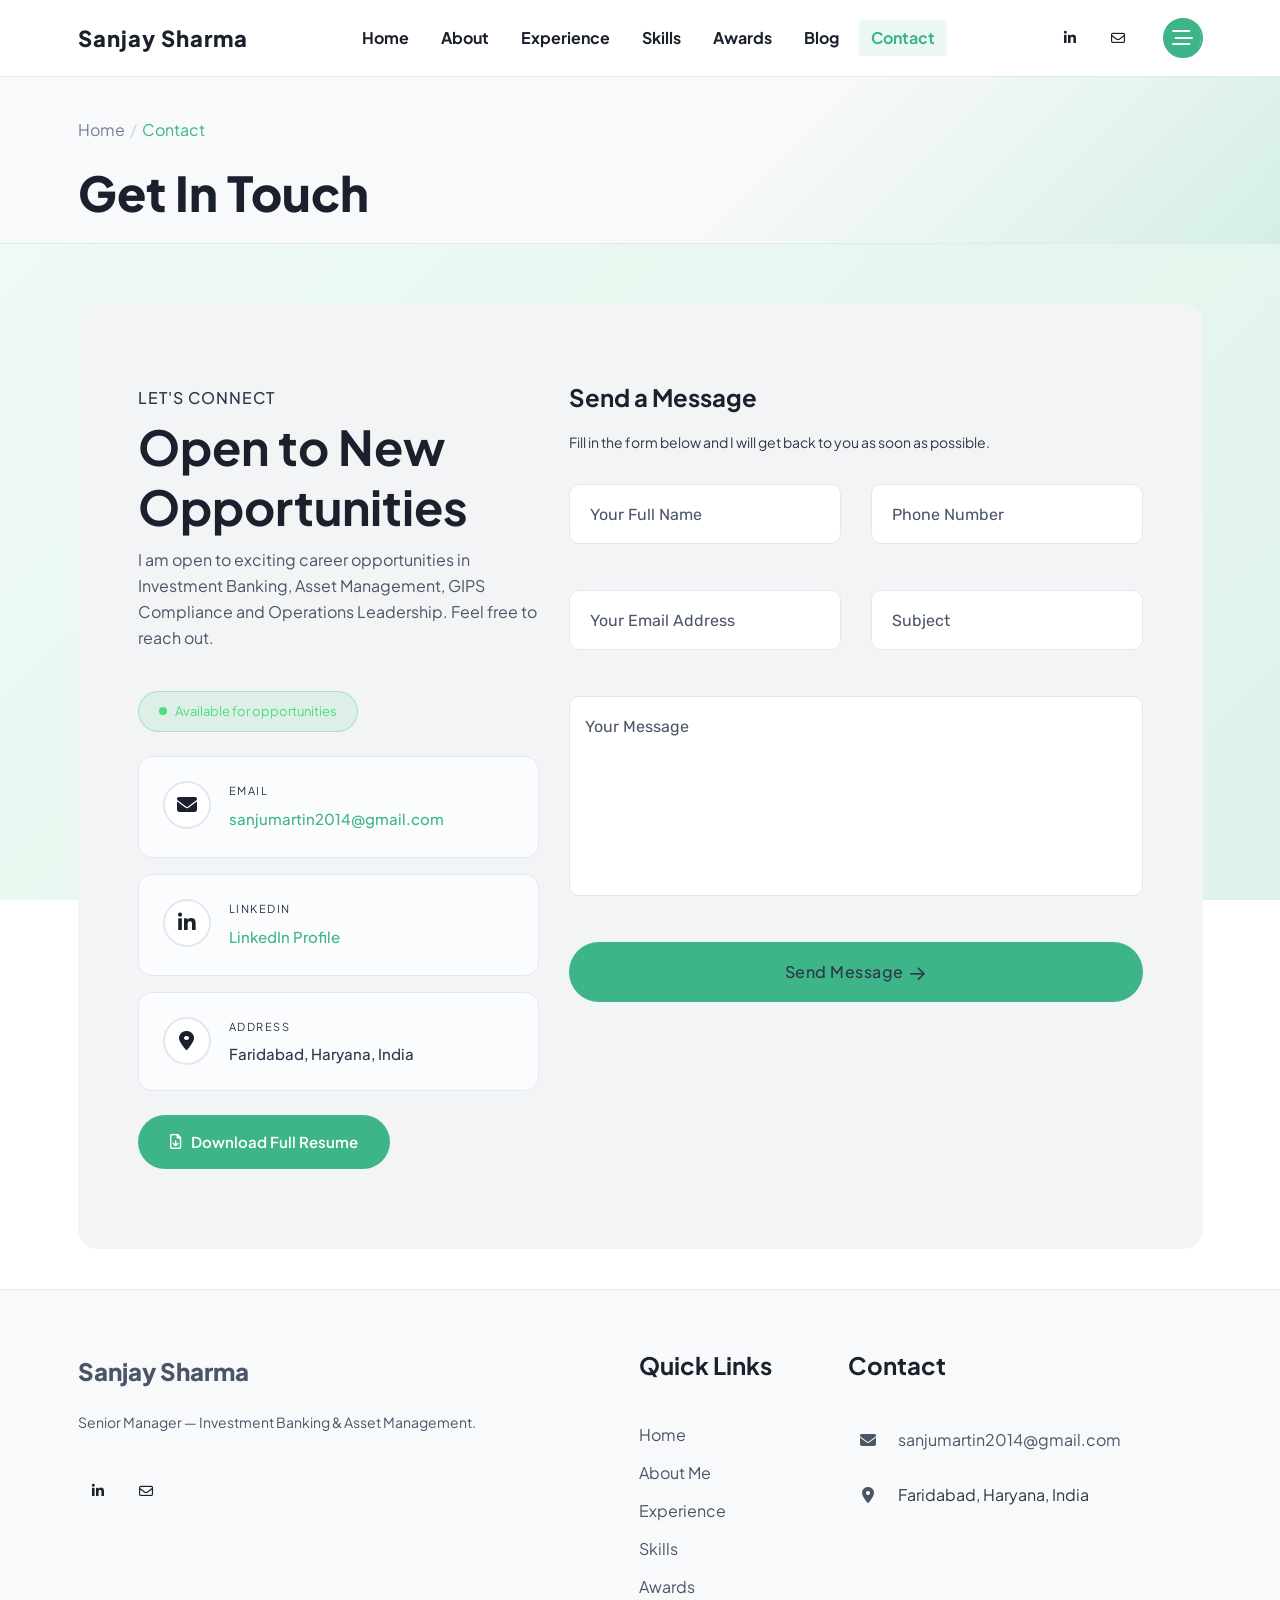
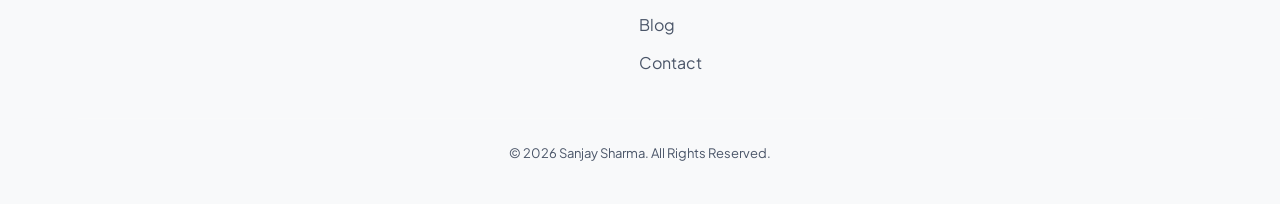
<file: contact.html>
﻿<!DOCTYPE html>
<html lang="en">
<head>
    <meta charset="UTF-8">
    <meta http-equiv="X-UA-Compatible" content="IE=edge">
    <meta name="viewport" content="width=device-width, initial-scale=1.0">
    <meta name="description" content="Contact Sanjay Sharma – Senior Manager in Investment Banking & Asset Management.">
    <link rel="shortcut icon" type="image/png" href="assets/images/favicon.png">
    <title>Contact | Sanjay Sharma</title>
    <link rel="preconnect" href="https://fonts.googleapis.com">
    <link rel="preconnect" href="https://fonts.gstatic.com" crossorigin>
    <link rel="stylesheet" href="https://fonts.googleapis.com/css2?family=Plus+Jakarta+Sans:wght@300;400;500;600;700;800&display=swap">
    <link rel="stylesheet" href="assets/css/vendor/fontawesome.css">
    <link rel="stylesheet" href="assets/css/vendor/animate.min.css">
    <link rel="stylesheet" href="assets/css/vendor/bootstrap.min.css">
    <link rel="stylesheet" href="assets/css/style.css">
    <link rel="stylesheet" href="assets/css/custom.css">
    <style>
        .page-banner { padding:90px 0 22px; background: linear-gradient(135deg, rgba(20,20,20,1) 60%, rgba(233,77,53,0.15) 100%); border-bottom:1px solid rgba(255,255,255,0.06); }
        .page-banner .breadcrumb-item a { color: rgba(255,255,255,0.5); text-decoration:none; }
        .page-banner .breadcrumb-item.active { color:var(--color-primary); }
        .page-banner .breadcrumb-item+.breadcrumb-item::before { color:rgba(255,255,255,0.3); }
        .contact-info-block { display:flex; align-items:flex-start; gap:18px; padding:24px; background:rgba(255,255,255,0.04); border:1px solid rgba(255,255,255,0.08); border-radius:14px; margin-bottom:16px; transition:border-color .3s,transform .3s; }
        .contact-info-block:hover { border-color:var(--color-primary); transform:translateX(4px); }
        .contact-info-block .ci-icon { width:48px; height:48px; border-radius:50%; background:var(--color-primary); display:flex; align-items:center; justify-content:center; flex-shrink:0; font-size:18px; color: #1a202c; }
        .contact-info-block .ci-text span { display:block; font-size:11px; color:rgba(255,255,255,0.4); text-transform:uppercase; letter-spacing:1.5px; margin-bottom:5px; }
        .contact-info-block .ci-text a, .contact-info-block .ci-text p { font-size:15px; color: #1a202c; margin:0; font-weight:500; text-decoration:none; }
        .contact-info-block .ci-text a:hover { color:var(--color-primary); }
        .download-resume-btn { display:inline-flex; align-items:center; gap:10px; padding:14px 32px; background:var(--color-primary); color: #1a202c; border-radius:40px; font-weight:600; font-size:15px; text-decoration:none; transition:opacity .3s,transform .3s; margin-top:8px; }
        .download-resume-btn:hover { opacity:.88; color: #1a202c; transform:translateY(-2px); }
        .availability-badge { display:inline-flex; align-items:center; gap:8px; padding:8px 20px; background:rgba(34,197,94,0.1); border:1px solid rgba(34,197,94,0.3); border-radius:30px; font-size:13px; color:#4ade80; margin-bottom:24px; }
        .availability-badge .dot { width:8px; height:8px; background:#4ade80; border-radius:50%; animation:pulse 2s infinite; }
        @keyframes pulse { 0%,100%{opacity:1;} 50%{opacity:.4;} }
    </style>
</head>
<body>

    <!-- HEADER -->
    <header class="tmp-header-area-start header-one header--sticky header--transparent">
        <div class="container"><div class="row"><div class="col-lg-12">
            <div class="header-content">
                <div class="logo"><a href="index.html"><span style="font-size:22px;font-weight:800;color: #1a202c;letter-spacing:1px;">SS</span></a></div>
                <nav class="tmp-mainmenu-nav d-none d-xl-block">
                    <ul class="tmp-mainmenu">
                        <li><a href="index.html">Home</a></li>
                        <li><a href="about.html">About</a></li>
                        <li><a href="experience.html">Experience</a></li>
                        <li><a href="skills.html">Skills</a></li>
                        <li><a href="awards.html">Awards</a></li>
                        <li><a href="blog.html">Blog</a></li>
                        <li class="current"><a href="contact.html">Contact</a></li>
                    </ul>
                </nav>
                <div class="tmp-header-right">
                    <div class="social-share-wrapper d-none d-md-block"><div class="social-link">
                        <a href="https://www.linkedin.com/in/sanjay-sharma-5072b68a/" target="_blank" rel="noopener"><i class="fa-brands fa-linkedin-in"></i></a>
                        <a href="mailto:Sanjumartin2014@gmail.com"><i class="fa-regular fa-envelope"></i></a>
                    </div></div>
                    <div class="actions-area">
                        <div class="tmp-side-collups-area d-none d-xl-block"><button class="tmp-menu-bars tmp_button_active"><i class="fa-regular fa-bars-staggered"></i></button></div>
                        <div class="tmp-side-collups-area d-block d-xl-none"><button class="tmp-menu-bars humberger_menu_active"><i class="fa-regular fa-bars-staggered"></i></button></div>
                    </div>
                </div>
            </div>
        </div></div></div>
    </header>

    <!-- SIDEBAR -->
    <div class="d-none d-xl-block">
        <div class="tmp-sidebar-area tmp_side_bar">
            <div class="inner">
                <div class="top-area">
                    <span style="font-size:18px;font-weight:800;color: #1a202c;">Sanjay Sharma</span>
                    <div class="close-icon-area"><button class="tmp-round-action-btn close_side_menu_active"><i class="fa-sharp fa-light fa-xmark"></i></button></div>
                </div>
                <div class="content-wrapper">
                    <img src="assets/images/banner/profile_pic.png" alt="Sanjay Sharma" style="border-radius:50%;width:90px;height:90px;object-fit:cover;margin-bottom:16px;">
                    <h5 class="title mt--10">Senior Manager – Investment Banking & Asset Management</h5>
                    <p class="disc">14+ years in GIPS, Performance Measurement & Operations Leadership.</p>
                    <div class="short-contact-area">
                        <!-- <div class="single-contact"><i class="fa-solid fa-phone"></i><div class="information tmp-link-animation"><span>Phone</span><a href="tel:+919503085944" class="number">+91 9503085944</a></div></div> -->
                        <div class="single-contact"><i class="fa-solid fa-envelope"></i><div class="information tmp-link-animation"><span>Email</span><a href="mailto:Sanjumartin2014@gmail.com" class="number">Sanjumartin2014@gmail.com</a></div></div>
                        <div class="single-contact"><i class="fa-solid fa-location-crosshairs"></i><div class="information tmp-link-animation"><span>Location</span><span class="number">Faridabad, Haryana, India</span></div></div>
                    </div>
                    <div class="social-wrapper mt--20">
                        <span class="subtitle">Connect with me</span>
                        <div class="social-link">
                            <a href="https://www.linkedin.com/in/sanjay-sharma-5072b68a/" target="_blank" rel="noopener"><i class="fa-brands fa-linkedin-in"></i></a>
                            <a href="mailto:Sanjumartin2014@gmail.com"><i class="fa-regular fa-envelope"></i></a>
                        </div>
                    </div>
                </div>
            </div>
        </div>
        <a class="overlay_close_side_menu close_side_menu_active" href="javascript:void(0);"></a>
    </div>

    <!-- MOBILE MENU -->
    <div class="d-block d-xl-none">
        <div class="tmp-popup-mobile-menu">
            <div class="inner">
                <div class="header-top">
                    <span style="font-size:18px;font-weight:800;color: #1a202c;">Sanjay Sharma</span>
                    <div class="close-menu"><button class="close-button tmp-round-action-btn"><i class="fa-sharp fa-light fa-xmark"></i></button></div>
                </div>
                <ul class="tmp-mainmenu">
                    <li><a href="index.html">Home</a></li>
                    <li><a href="about.html">About</a></li>
                    <li><a href="experience.html">Experience</a></li>
                    <li><a href="skills.html">Skills</a></li>
                    <li><a href="awards.html">Awards</a></li>
                    <li><a href="blog.html">Blog</a></li>
                    <li class="current"><a href="contact.html">Contact</a></li>
                </ul>
                <div class="social-wrapper mt--40">
                    <span class="subtitle">Connect</span>
                    <div class="social-link">
                        <a href="https://www.linkedin.com/in/sanjay-sharma-5072b68a/" target="_blank" rel="noopener"><i class="fa-brands fa-linkedin-in"></i></a>
                        <a href="mailto:Sanjumartin2014@gmail.com"><i class="fa-regular fa-envelope"></i></a>
                    </div>
                </div>
            </div>
        </div>
    </div>

    <!-- PAGE BANNER -->
    <div class="page-banner">
        <div class="container">
            <nav aria-label="breadcrumb"><ol class="breadcrumb mb--10">
                <li class="breadcrumb-item"><a href="index.html">Home</a></li>
                <li class="breadcrumb-item active">Contact</li>
            </ol></nav>
            <h1 class="title" style="font-size:48px;font-weight:800;color: #1a202c;margin:0;">Get In Touch</h1>
        </div>
    </div>

    <!-- CONTACT CONTENT -->
    <section class="get-in-touch-area tmp-section-gap">
        <div class="container">
            <div class="contact-get-in-touch-wrap">
                <div class="get-in-touch-wrapper">
                    <div class="row g-5 align-items-start">

                        <!-- Left – contact info -->
                        <div class="col-lg-5">
                            <div class="section-head text-align-left mb--40">
                                <div class="section-sub-title tmp-scroll-trigger tmp-fade-in animation-order-1"><span class="subtitle">Let's Connect</span></div>
                                <h2 class="title split-collab tmp-scroll-trigger tmp-fade-in animation-order-2">Open to New Opportunities</h2>
                                <p class="description tmp-scroll-trigger tmp-fade-in animation-order-3">
                                    I am open to exciting career opportunities in Investment Banking, Asset Management, GIPS Compliance and Operations Leadership. Feel free to reach out.
                                </p>
                            </div>

                            <div class="availability-badge tmp-scroll-trigger tmp-fade-in animation-order-1">
                                <span class="dot"></span> Available for opportunities
                            </div>

                            <!-- <div class="contact-info-block tmp-scroll-trigger tmp-fade-in animation-order-2">
                                <div class="ci-icon"><i class="fa-solid fa-phone"></i></div>
                                <div class="ci-text"><span>Phone</span><a href="tel:+919503085944">+91 9503085944</a></div>
                            </div> -->
                            <div class="contact-info-block tmponhover tmp-scroll-trigger tmp-fade-in animation-order-3">
                                <div class="ci-icon"><i class="fa-solid fa-envelope"></i></div>
                                <div class="ci-text"><span>Email</span><a href="mailto:sanjumartin2014@gmail.com">sanjumartin2014@gmail.com</a></div>
                            </div>
                            <div class="contact-info-block tmponhover tmp-scroll-trigger tmp-fade-in animation-order-4">
                                <div class="ci-icon"><i class="fa-brands fa-linkedin-in"></i></div>
                                <div class="ci-text"><span>LinkedIn</span><a href="https://www.linkedin.com/in/sanjay-sharma-5072b68a/" target="_blank" rel="noopener">LinkedIn Profile</a></div>
                            </div>
                            <div class="contact-info-block tmponhover tmp-scroll-trigger tmp-fade-in animation-order-5">
                                <div class="ci-icon"><i class="fa-solid fa-location-dot"></i></div>
                                <div class="ci-text"><span>Address</span><p>Faridabad-88, Haryana, India</p></div>
                            </div>
                            <a class="download-resume-btn tmp-scroll-trigger tmp-fade-in animation-order-6" href="Sanjay_Sharma_Resume.pdf" download>
                                <i class="fa-regular fa-file-arrow-down"></i> Download Full Resume
                            </a>
                        </div>

                        <!-- Right – contact form -->
                        <div class="col-lg-7">
                            <div class="contact-inner">
                                <div class="section-head text-align-left mb--30">
                                    <h3 style="color: #1a202c;font-size:24px;font-weight:700;">Send a Message</h3>
                                    <p style="color:rgba(255,255,255,0.55);font-size:14px;margin-top:8px;">Fill in the form below and I will get back to you as soon as possible.</p>
                                </div>
                                <div class="contact-form">
                                    <div id="form-messages" class="error"></div>
                                    <form class="tmp-dynamic-form" id="contact-form" method="POST" action="mailer.php">
                                        <div class="contact-form-wrapper row">
                                            <div class="col-lg-6">
                                                <div class="form-group">
                                                    <input class="input-field" name="name" id="contact-name" placeholder="Your Full Name" type="text" required>
                                                </div>
                                            </div>
                                            <div class="col-lg-6">
                                                <div class="form-group">
                                                    <input class="input-field" id="contact-phone" placeholder="Phone Number" type="tel">
                                                </div>
                                            </div>
                                            <div class="col-lg-6">
                                                <div class="form-group">
                                                    <input class="input-field" id="contact-email" name="email" placeholder="Your Email Address" type="email" required>
                                                </div>
                                            </div>
                                            <div class="col-lg-6">
                                                <div class="form-group">
                                                    <input class="input-field" type="text" id="subject" name="subject" placeholder="Subject">
                                                </div>
                                            </div>
                                            <div class="col-lg-12">
                                                <div class="form-group">
                                                    <textarea class="input-field" placeholder="Your Message" name="message" id="contact-message" rows="6" required></textarea>
                                                </div>
                                            </div>
                                            <div class="col-lg-12">
                                                <div class="tmp-button-here">
                                                    <button class="tmp-btn hover-icon-reverse radius-round w-100" name="submit" type="submit" id="submit">
                                                        <span class="icon-reverse-wrapper">
                                                            <span class="btn-text">Send Message</span>
                                                            <span class="btn-icon"><i class="fa-sharp fa-regular fa-arrow-right"></i></span>
                                                            <span class="btn-icon"><i class="fa-sharp fa-regular fa-arrow-right"></i></span>
                                                        </span>
                                                    </button>
                                                </div>
                                            </div>
                                        </div>
                                    </form>
                                </div>
                            </div>
                        </div>
                    </div>
                </div>
            </div>
        </div>
    </section>

    <!-- FOOTER -->
    <footer class="footer-area footer-style-one-wrapper tmp-section-gap">
        <div class="container">
            <div class="footer-main footer-style-one">
                <div class="row g-5">
                    <div class="col-lg-5 col-md-6">
                        <div class="single-footer-wrapper border-right mr--20">
                            <div class="logo mb--20"><a href="index.html" style="text-decoration:none;"><span style="font-size:24px;font-weight:800;color: #1a202c;">Sanjay Sharma</span></a></div>
                            <p class="description" style="font-size:14px;color: #888888;">Senior Manager — Investment Banking & Asset Management.</p>
                            <div class="social-link mt--20">
                                <a href="https://www.linkedin.com/in/sanjay-sharma-5072b68a/" target="_blank" rel="noopener"><i class="fa-brands fa-linkedin-in"></i></a>
                                <a href="mailto:Sanjumartin2014@gmail.com"><i class="fa-regular fa-envelope"></i></a>
                            </div>
                        </div>
                    </div>
                    <div class="col-lg-3 col-md-6">
                        <div class="single-footer-wrapper quick-link-wrap">
                            <h5 class="ft-title">Quick Links</h5>
                            <ul class="ft-link tmp-link-animation">
                                <li><a href="index.html">Home</a></li>
                                <li><a href="about.html">About Me</a></li>
                                <li><a href="experience.html">Experience</a></li>
                                <li><a href="skills.html">Skills</a></li>
                                <li><a href="awards.html">Awards</a></li>
                                <li><a href="blog.html">Blog</a></li>
                                <li><a href="contact.html">Contact</a></li>
                            </ul>
                        </div>
                    </div>
                    <div class="col-lg-4 col-md-6">
                        <div class="single-footer-wrapper contact-wrap">
                            <h5 class="ft-title">Contact</h5>
                            <ul class="ft-link tmp-link-animation">
                                <li><span class="ft-icon"><i class="fa-solid fa-envelope"></i></span><a href="mailto:Sanjumartin2014@gmail.com">Sanjumartin2014@gmail.com</a></li>
                                <!-- <li><span class="ft-icon"><i class="fa-solid fa-phone"></i></span><a href="tel:+919503085944">+91 9503085944</a></li> -->
                                <li><span class="ft-icon"><i class="fa-solid fa-location-dot"></i></span>Faridabad, Haryana, India</li>
                            </ul>
                        </div>
                    </div>
                </div>
            </div>
            <div style="border-top:1px solid rgba(255,255,255,0.08);margin-top:40px;padding-top:24px;text-align:center;">
                <p style="font-size:13px;color:rgba(255,255,255,0.35);margin:0;">&copy; 2026 Sanjay Sharma. All Rights Reserved.</p>
            </div>
        </div>
        <div class="footer-bg-img"><img src="assets/images/footer/footer-bg-img.png" alt=""></div>
    </footer>

    <div class="tmp-progress-parent"><svg class="tmp-back-circle svg-inner" width="100%" height="100%" viewBox="-1 -1 102 102"><path d="M50,1 a49,49 0 0,1 0,98 a49,49 0 0,1 0,-98"/></svg></div>

    <script src="assets/js/vendor/jquery.js"></script>
    <script src="assets/js/vendor/jquery-ui.min.js"></script>
    <!-- Site Data - Load First -->
    <script src="site-data.js"></script>

    <script src="assets/js/vendor/waypoints.min.js"></script>
    <script src="assets/js/vendor/appear.js"></script>
    <script src="assets/js/plugins/gsap.js"></script>
    <script src="assets/js/plugins/splittext.js"></script>
    <script src="assets/js/plugins/scrolltigger.js"></script>
    <script src="assets/js/plugins/scrolltoplugins.js"></script>
    <script src="assets/js/vendor/bootstrap.min.js"></script>
    <script src="assets/js/vendor/wow.min.js"></script>
    <script src="assets/js/vendor/jquery-one-page-nav.js"></script>
    <script src="assets/js/main.js"></script>

    <!-- Auto-populate contact info from site-data.js -->
    <script src="assets/js/populate-site-data.js"></script>
</body>
</html>
</file>
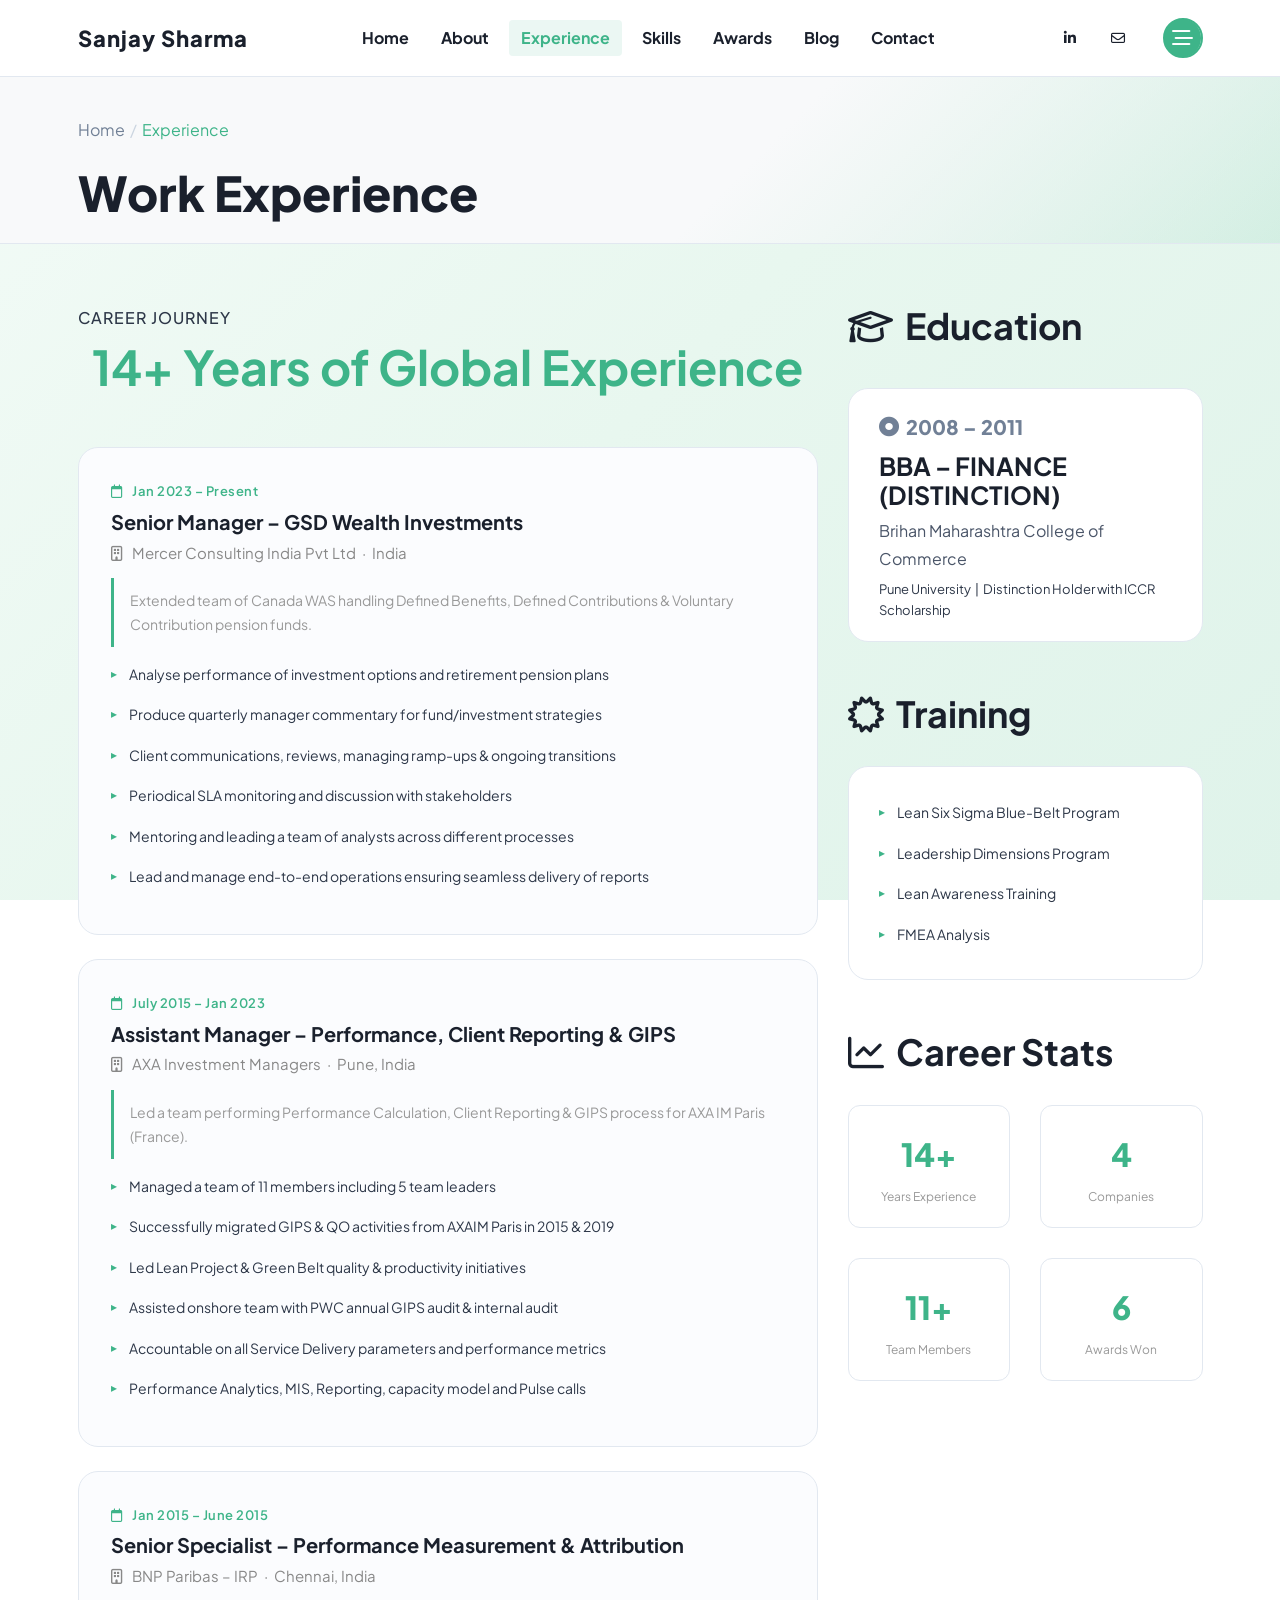
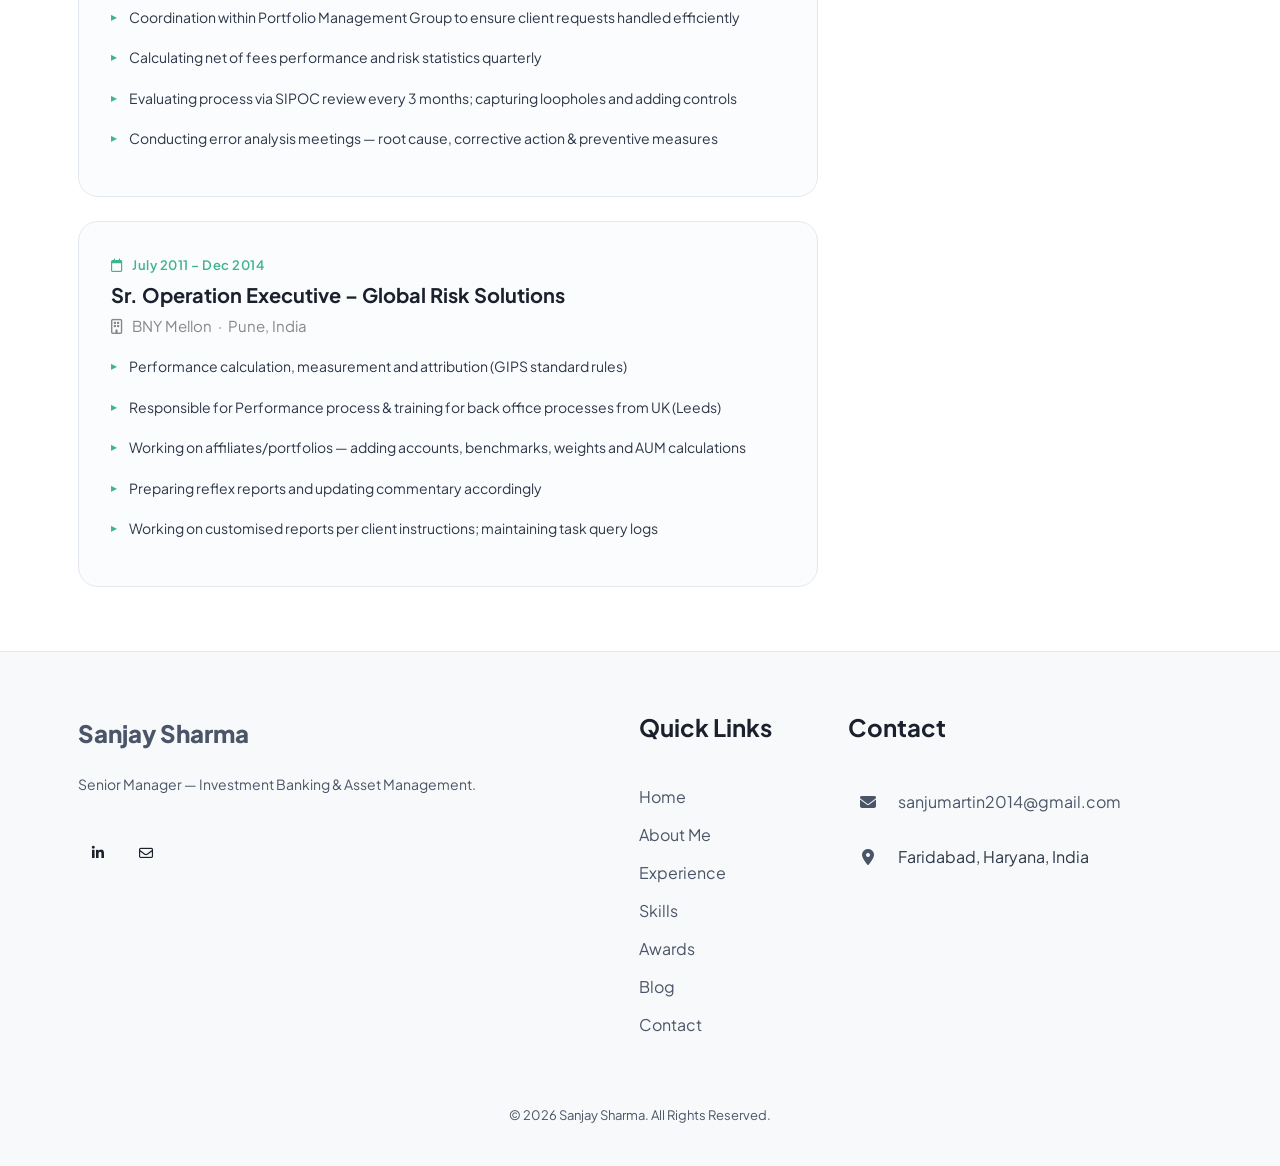
<file: experience.html>
﻿<!DOCTYPE html>
<html lang="en">
<head>
    <meta charset="UTF-8">
    <meta http-equiv="X-UA-Compatible" content="IE=edge">
    <meta name="viewport" content="width=device-width, initial-scale=1.0">
    <meta name="description" content="Work experience of Sanjay Sharma – Mercer, AXA Investment Managers, BNP Paribas, BNY Mellon.">
    <link rel="shortcut icon" type="image/png" href="assets/images/favicon.png">
    <title>Experience | Sanjay Sharma</title>
    <link rel="preconnect" href="https://fonts.googleapis.com">
    <link rel="preconnect" href="https://fonts.gstatic.com" crossorigin>
    <link rel="stylesheet" href="https://fonts.googleapis.com/css2?family=Plus+Jakarta+Sans:wght@300;400;500;600;700;800&display=swap">
    <link rel="stylesheet" href="assets/css/vendor/fontawesome.css">
    <link rel="stylesheet" href="assets/css/vendor/animate.min.css">
    <link rel="stylesheet" href="assets/css/vendor/bootstrap.min.css">
    <link rel="stylesheet" href="assets/css/style.css">
    <link rel="stylesheet" href="assets/css/custom.css">
    <style>
        .page-banner { padding:90px 0 22px; background: linear-gradient(135deg, rgba(20,20,20,1) 60%, rgba(233,77,53,0.15) 100%); border-bottom:1px solid rgba(255,255,255,0.06); }
        .page-banner .breadcrumb-item a { color: rgba(255,255,255,0.5); text-decoration:none; }
        .page-banner .breadcrumb-item.active { color:var(--color-primary); }
        .page-banner .breadcrumb-item+.breadcrumb-item::before { color:rgba(255,255,255,0.3); }
        .responsibilities { margin-top:12px; padding-left:0; list-style:none; }
        .responsibilities li { font-size:14px; color: #888888; padding:3px 0 3px 18px; position:relative; }
        .responsibilities li::before { content:'▸'; position:absolute; left:0; color:var(--color-primary); font-size:12px; top:4px; }
        .company-badge { display:inline-block; padding:4px 14px; background:rgba(255,1,79,0.15); border:1px solid rgba(255,1,79,0.3); border-radius:20px; font-size:12px; color:var(--color-primary); margin-bottom:12px; }
        .exp-card { background:rgba(255,255,255,0.03); border:1px solid rgba(255,255,255,0.08); border-radius:16px; padding:32px; margin-bottom:24px; transition:border-color .3s,transform .3s; }
        .exp-card:hover { border-color:var(--color-primary); transform:translateY(-3px); }
        .exp-card .exp-period { font-size:13px; color:var(--color-primary); font-weight:600; letter-spacing:.5px; margin-bottom:8px; }
        .exp-card h3 { font-size:20px; font-weight:700; color: #1a202c; margin-bottom:6px; }
        .exp-card .company-name { font-size:15px; color: #888888; margin-bottom:12px; }
        .exp-card .process-brief { font-size:14px; color: #999999; background:rgba(255,255,255,0.04); border-left:3px solid var(--color-primary); padding:10px 16px; border-radius:0 8px 8px 0; margin:12px 0; }
    </style>
</head>
<body>

    <!-- HEADER -->
    <header class="tmp-header-area-start header-one header--sticky header--transparent">
        <div class="container"><div class="row"><div class="col-lg-12">
            <div class="header-content">
                <div class="logo"><a href="index.html"><span style="font-size:22px;font-weight:800;color: #1a202c;letter-spacing:1px;">SS</span></a></div>
                <nav class="tmp-mainmenu-nav d-none d-xl-block">
                    <ul class="tmp-mainmenu">
                        <li><a href="index.html">Home</a></li>
                        <li><a href="about.html">About</a></li>
                        <li class="current"><a href="experience.html">Experience</a></li>
                        <li><a href="skills.html">Skills</a></li>
                        <li><a href="awards.html">Awards</a></li>
                        <li><a href="blog.html">Blog</a></li>
                        <li><a href="contact.html">Contact</a></li>
                    </ul>
                </nav>
                <div class="tmp-header-right">
                    <div class="social-share-wrapper d-none d-md-block"><div class="social-link">
                        <a href="https://www.linkedin.com/in/sanjay-sharma-5072b68a/" target="_blank" rel="noopener"><i class="fa-brands fa-linkedin-in"></i></a>
                        <a href="mailto:Sanjumartin2014@gmail.com"><i class="fa-regular fa-envelope"></i></a>
                    </div></div>
                    <div class="actions-area">
                        <div class="tmp-side-collups-area d-none d-xl-block"><button class="tmp-menu-bars tmp_button_active"><i class="fa-regular fa-bars-staggered"></i></button></div>
                        <div class="tmp-side-collups-area d-block d-xl-none"><button class="tmp-menu-bars humberger_menu_active"><i class="fa-regular fa-bars-staggered"></i></button></div>
                    </div>
                </div>
            </div>
        </div></div></div>
    </header>

    <!-- SIDEBAR -->
    <div class="d-none d-xl-block">
        <div class="tmp-sidebar-area tmp_side_bar">
            <div class="inner">
                <div class="top-area">
                    <span style="font-size:18px;font-weight:800;color: #1a202c;">Sanjay Sharma</span>
                    <div class="close-icon-area"><button class="tmp-round-action-btn close_side_menu_active"><i class="fa-sharp fa-light fa-xmark"></i></button></div>
                </div>
                <div class="content-wrapper">
                    <img src="assets/images/banner/profile_pic.png" alt="Sanjay Sharma" style="border-radius:50%;width:90px;height:90px;object-fit:cover;margin-bottom:16px;">
                    <h5 class="title mt--10">Senior Manager – Investment Banking & Asset Management</h5>
                    <p class="disc">14+ years in GIPS, Performance Measurement & Operations Leadership.</p>
                    <div class="short-contact-area">
                        <!-- <div class="single-contact"><i class="fa-solid fa-phone"></i><div class="information tmp-link-animation"><span>Phone</span><a href="tel:+919503085944" class="number">+91 9503085944</a></div></div> -->
                        <div class="single-contact"><i class="fa-solid fa-envelope"></i><div class="information tmp-link-animation"><span>Email</span><a href="mailto:Sanjumartin2014@gmail.com" class="number">Sanjumartin2014@gmail.com</a></div></div>
                        <div class="single-contact"><i class="fa-solid fa-location-crosshairs"></i><div class="information tmp-link-animation"><span>Location</span><span class="number">Faridabad, Haryana, India</span></div></div>
                    </div>
                    <div class="social-wrapper mt--20">
                        <span class="subtitle">Connect with me</span>
                        <div class="social-link">
                            <a href="https://www.linkedin.com/in/sanjay-sharma-5072b68a/" target="_blank" rel="noopener"><i class="fa-brands fa-linkedin-in"></i></a>
                            <a href="mailto:Sanjumartin2014@gmail.com"><i class="fa-regular fa-envelope"></i></a>
                        </div>
                    </div>
                </div>
            </div>
        </div>
        <a class="overlay_close_side_menu close_side_menu_active" href="javascript:void(0);"></a>
    </div>

    <!-- MOBILE MENU -->
    <div class="d-block d-xl-none">
        <div class="tmp-popup-mobile-menu">
            <div class="inner">
                <div class="header-top">
                    <span style="font-size:18px;font-weight:800;color: #1a202c;">Sanjay Sharma</span>
                    <div class="close-menu"><button class="close-button tmp-round-action-btn"><i class="fa-sharp fa-light fa-xmark"></i></button></div>
                </div>
                <ul class="tmp-mainmenu">
                    <li><a href="index.html">Home</a></li>
                    <li><a href="about.html">About</a></li>
                    <li class="current"><a href="experience.html">Experience</a></li>
                    <li><a href="skills.html">Skills</a></li>
                    <li><a href="awards.html">Awards</a></li>
                    <li><a href="blog.html">Blog</a></li>
                    <li><a href="contact.html">Contact</a></li>
                </ul>
                <div class="social-wrapper mt--40">
                    <span class="subtitle">Connect</span>
                    <div class="social-link">
                        <a href="https://www.linkedin.com/in/sanjay-sharma-5072b68a/" target="_blank" rel="noopener"><i class="fa-brands fa-linkedin-in"></i></a>
                        <a href="mailto:Sanjumartin2014@gmail.com"><i class="fa-regular fa-envelope"></i></a>
                    </div>
                </div>
            </div>
        </div>
    </div>

    <!-- PAGE BANNER -->
    <div class="page-banner">
        <div class="container">
            <nav aria-label="breadcrumb"><ol class="breadcrumb mb--10">
                <li class="breadcrumb-item"><a href="index.html">Home</a></li>
                <li class="breadcrumb-item active">Experience</li>
            </ol></nav>
            <h1 class="title" style="font-size:48px;font-weight:800;color: #1a202c;margin:0;">Work Experience</h1>
        </div>
    </div>

    <!-- EXPERIENCE CONTENT -->
    <section class="tmp-section-gap">
        <div class="container">
            <div class="row g-5">
                <!-- Experience cards (left) -->
                <div class="col-lg-8">
                    <div class="section-head mb--50">
                        <div class="section-sub-title tmp-scroll-trigger tmp-fade-in animation-order-1"><span class="subtitle">Career Journey</span></div>
                        <h2 class="title split-collab tmp-scroll-trigger tmp-fade-in animation-order-2 text-brand-green" style="color: #3EB489 !important;">14+ Years of Global Experience</h2>
                    </div>

                    <!-- Rendered from site-data.js → SiteData.experience -->
                    <div id="experience-list"></div>
                </div>

                <!-- Sidebar – Education + Timeline summary -->
                <div class="col-lg-4">
                    <div class="section-header mb--40 tmp-scroll-trigger tmp-fade-in animation-order-1">
                        <h2 class="section-title"><i class="fa-regular fa-graduation-cap"></i>&nbsp; Education</h2>
                    </div>
                    <div class="resume-widget mb--50">
                        <div class="resume-single tmponhover mb--0 tmp-scroll-trigger tmp-fade-in animation-order-1">
                            <div class="time"><i class="fa-duotone fa-solid fa-circle-dot fa-fade mr--15"></i>2008 – 2011</div>
                            <h3 class="resume-title">BBA – Finance (Distinction)</h3>
                            <div class="institute">Brihan Maharashtra College of Commerce</div>
                            <p style="font-size:13px;color: #999999;margin-top:6px;">Pune University &nbsp;|&nbsp; Distinction Holder with ICCR Scholarship</p>
                        </div>
                    </div>

                    <div class="section-header mb--30 tmp-scroll-trigger tmp-fade-in animation-order-2">
                        <h2 class="section-title"><i class="fa-regular fa-certificate"></i>&nbsp; Training</h2>
                    </div>
                    <div class="resume-widget mb--50">
                        <div class="resume-single tmponhover mb--0 tmp-scroll-trigger tmp-fade-in animation-order-3">
                            <ul class="responsibilities" style="margin-top:0;">
                                <li>Lean Six Sigma Blue-Belt Program</li>
                                <li>Leadership Dimensions Program</li>
                                <li>Lean Awareness Training</li>
                                <li>FMEA Analysis</li>
                            </ul>
                        </div>
                    </div>

                    <div class="section-header mb--30 tmp-scroll-trigger tmp-fade-in animation-order-4">
                        <h2 class="section-title"><i class="fa-regular fa-chart-line"></i>&nbsp; Career Stats</h2>
                    </div>
                    <div class="row g-3">
                        <div class="col-6">
                            <div style="background:#ffffff;border:1px solid #e2e8f0;border-radius:12px;padding:20px;text-align:center;">
                                <div style="font-size:32px;font-weight:800;color:var(--color-primary);">14+</div>
                                <div style="font-size:12px;color: #999999;margin-top:4px;">Years Experience</div>
                            </div>
                        </div>
                        <div class="col-6">
                            <div style="background:#ffffff;border:1px solid #e2e8f0;border-radius:12px;padding:20px;text-align:center;">
                                <div style="font-size:32px;font-weight:800;color:var(--color-primary);">4</div>
                                <div style="font-size:12px;color: #999999;margin-top:4px;">Companies</div>
                            </div>
                        </div>
                        <div class="col-6">
                            <div style="background:#ffffff;border:1px solid #e2e8f0;border-radius:12px;padding:20px;text-align:center;">
                                <div style="font-size:32px;font-weight:800;color:var(--color-primary);">11+</div>
                                <div style="font-size:12px;color: #999999;margin-top:4px;">Team Members</div>
                            </div>
                        </div>
                        <div class="col-6">
                            <div style="background:#ffffff;border:1px solid #e2e8f0;border-radius:12px;padding:20px;text-align:center;">
                                <div style="font-size:32px;font-weight:800;color:var(--color-primary);">6</div>
                                <div style="font-size:12px;color: #999999;margin-top:4px;">Awards Won</div>
                            </div>
                        </div>
                    </div>
                </div>
            </div>
        </div>
    </section>

    <!-- FOOTER -->
    <footer class="footer-area footer-style-one-wrapper tmp-section-gap">
        <div class="container">
            <div class="footer-main footer-style-one">
                <div class="row g-5">
                    <div class="col-lg-5 col-md-6">
                        <div class="single-footer-wrapper border-right mr--20">
                            <div class="logo mb--20"><a href="index.html" style="text-decoration:none;"><span style="font-size:24px;font-weight:800;color: #1a202c;">Sanjay Sharma</span></a></div>
                            <p class="description" style="font-size:14px;color: #888888;">Senior Manager — Investment Banking & Asset Management.</p>
                            <div class="social-link mt--20">
                                <a href="https://www.linkedin.com/in/sanjay-sharma-5072b68a/" target="_blank" rel="noopener"><i class="fa-brands fa-linkedin-in"></i></a>
                                <a href="mailto:Sanjumartin2014@gmail.com"><i class="fa-regular fa-envelope"></i></a>
                            </div>
                        </div>
                    </div>
                    <div class="col-lg-3 col-md-6">
                        <div class="single-footer-wrapper quick-link-wrap">
                            <h5 class="ft-title">Quick Links</h5>
                            <ul class="ft-link tmp-link-animation">
                                <li><a href="index.html">Home</a></li>
                                <li><a href="about.html">About Me</a></li>
                                <li><a href="experience.html">Experience</a></li>
                                <li><a href="skills.html">Skills</a></li>
                                <li><a href="awards.html">Awards</a></li>
                                <li><a href="blog.html">Blog</a></li>
                                <li><a href="contact.html">Contact</a></li>
                            </ul>
                        </div>
                    </div>
                    <div class="col-lg-4 col-md-6">
                        <div class="single-footer-wrapper contact-wrap">
                            <h5 class="ft-title">Contact</h5>
                            <ul class="ft-link tmp-link-animation">
                                <li><span class="ft-icon"><i class="fa-solid fa-envelope"></i></span><a href="mailto:Sanjumartin2014@gmail.com">Sanjumartin2014@gmail.com</a></li>
                                <!-- <li><span class="ft-icon"><i class="fa-solid fa-phone"></i></span><a href="tel:+919503085944">+91 9503085944</a></li> -->
                                <li><span class="ft-icon"><i class="fa-solid fa-location-dot"></i></span>Faridabad, Haryana, India</li>
                            </ul>
                        </div>
                    </div>
                </div>
            </div>
            <div style="border-top:1px solid rgba(255,255,255,0.08);margin-top:40px;padding-top:24px;text-align:center;">
                <p style="font-size:13px;color:rgba(255,255,255,0.35);margin:0;">&copy; 2026 Sanjay Sharma. All Rights Reserved.</p>
            </div>
        </div>
        <div class="footer-bg-img"><img src="assets/images/footer/footer-bg-img.png" alt=""></div>
    </footer>

    <div class="tmp-progress-parent"><svg class="tmp-back-circle svg-inner" width="100%" height="100%" viewBox="-1 -1 102 102"><path d="M50,1 a49,49 0 0,1 0,98 a49,49 0 0,1 0,-98"/></svg></div>

    <script src="assets/js/vendor/jquery.js"></script>
    <script src="assets/js/vendor/jquery-ui.min.js"></script>
    <!-- Site Data - Load First -->
    <script src="site-data.js"></script>

    <script src="assets/js/vendor/waypoints.min.js"></script>
    <script src="assets/js/vendor/appear.js"></script>
    <script src="assets/js/plugins/gsap.js"></script>
    <script src="assets/js/plugins/splittext.js"></script>
    <script src="assets/js/plugins/scrolltigger.js"></script>
    <script src="assets/js/plugins/scrolltoplugins.js"></script>
    <script src="assets/js/vendor/bootstrap.min.js"></script>
    <script src="assets/js/vendor/wow.min.js"></script>
    <script src="assets/js/vendor/jquery-one-page-nav.js"></script>
    <script src="assets/js/main.js"></script>

    <!-- Auto-populate contact info from site-data.js -->
    <script src="assets/js/populate-site-data.js"></script>
    <script>
        const expList = document.getElementById('experience-list');
        if (expList && typeof SiteData !== 'undefined') {
            expList.innerHTML = SiteData.experience.map((job, i) => `
                <div class="exp-card">
                    <div class="exp-period"><i class="fa-regular fa-calendar mr--10"></i>${job.period}</div>
                    <h3>${job.title}</h3>
                    <div class="company-name"><i class="fa-regular fa-building mr--10"></i>${job.company} &nbsp;&middot;&nbsp; ${job.location}</div>
                    ${job.brief ? `<div class="process-brief">${job.brief}</div>` : ''}
                    <ul class="responsibilities">
                        ${job.bullets.map(b => `<li>${b}</li>`).join('')}
                    </ul>
                </div>
            `).join('');
        }
    </script>
</body>
</html>
</file>
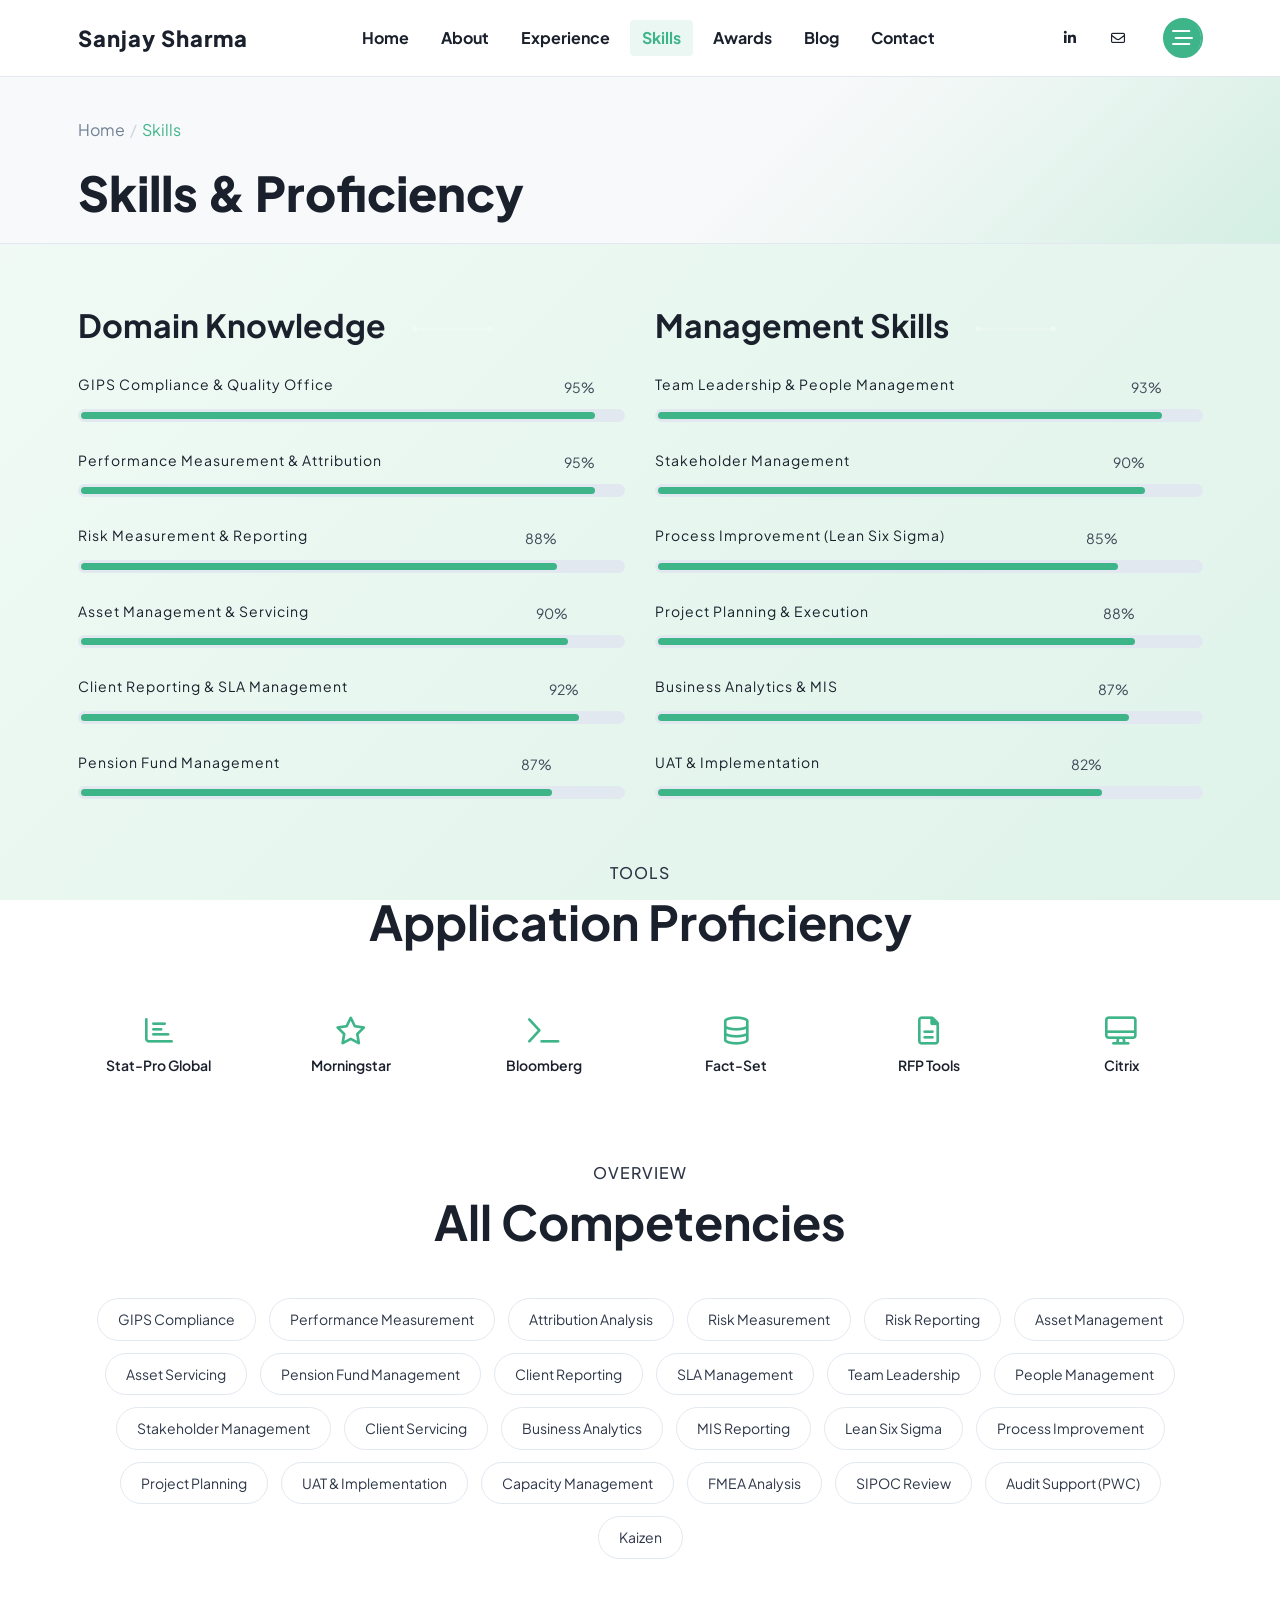
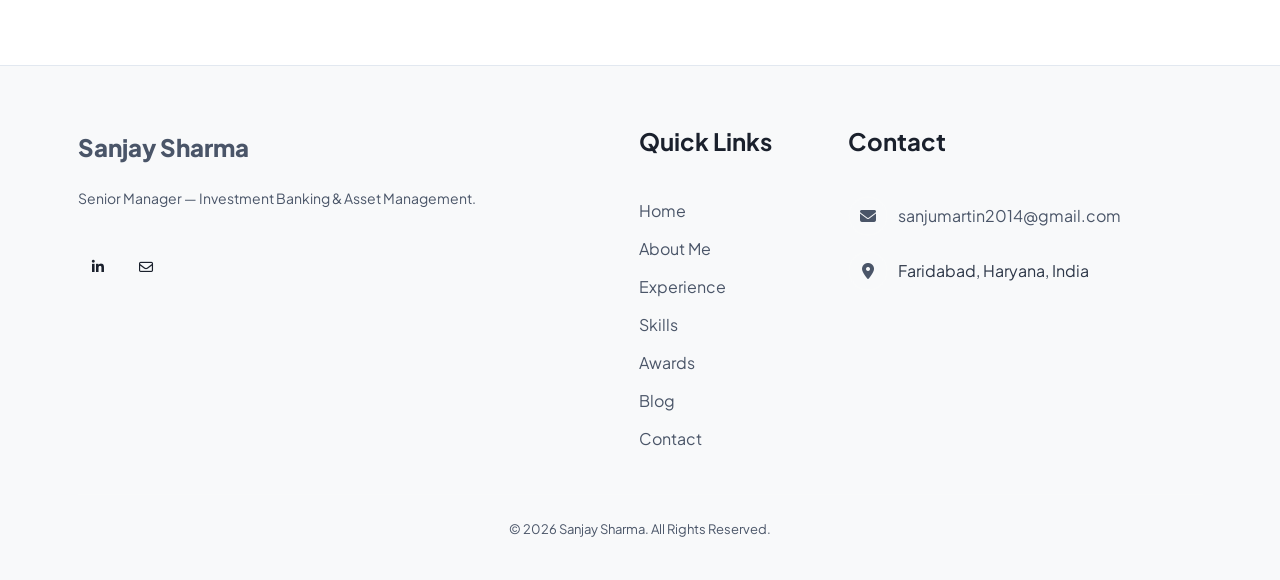
<file: skills.html>
﻿<!DOCTYPE html>
<html lang="en">
<head>
    <meta charset="UTF-8">
    <meta http-equiv="X-UA-Compatible" content="IE=edge">
    <meta name="viewport" content="width=device-width, initial-scale=1.0">
    <meta name="description" content="Skills of Sanjay Sharma – GIPS, Performance Measurement, Risk Reporting, Leadership.">
    <link rel="shortcut icon" type="image/png" href="assets/images/favicon.png">
    <title>Skills | Sanjay Sharma</title>
    <link rel="preconnect" href="https://fonts.googleapis.com">
    <link rel="preconnect" href="https://fonts.gstatic.com" crossorigin>
    <link rel="stylesheet" href="https://fonts.googleapis.com/css2?family=Plus+Jakarta+Sans:wght@300;400;500;600;700;800&display=swap">
    <link rel="stylesheet" href="assets/css/vendor/fontawesome.css">
    <link rel="stylesheet" href="assets/css/vendor/animate.min.css">
    <link rel="stylesheet" href="assets/css/vendor/bootstrap.min.css">
    <link rel="stylesheet" href="assets/css/style.css">
    <link rel="stylesheet" href="assets/css/custom.css">
    <style>
        .page-banner { padding:90px 0 22px; background: linear-gradient(135deg, rgba(20,20,20,1) 60%, rgba(233,77,53,0.15) 100%); border-bottom:1px solid rgba(255,255,255,0.06); }
        .page-banner .breadcrumb-item a { color: rgba(255,255,255,0.5); text-decoration:none; }
        .page-banner .breadcrumb-item.active { color:var(--color-primary); }
        .page-banner .breadcrumb-item+.breadcrumb-item::before { color:rgba(255,255,255,0.3); }
        .tool-card { background:rgba(255,255,255,0.04); border:1px solid rgba(255,255,255,0.08); border-radius:12px; padding:24px; text-align:center; transition:border-color .3s,transform .3s; }
        .tool-card:hover { border-color:var(--color-primary); transform:translateY(-4px); }
        .tool-card i { font-size:28px; color:var(--color-primary); margin-bottom:12px; display:block; }
        .tool-card h5 { font-size:14px; color: #1a202c; font-weight:600; margin:0; }
        .core-skill-tag { display:inline-block; background:rgba(255,255,255,0.07); border:1px solid rgba(255,255,255,0.12); border-radius:30px; padding:8px 20px; font-size:14px; color:rgba(255,255,255,0.8); margin:6px 5px; transition:background .3s,border-color .3s; }
        .core-skill-tag:hover { background:var(--color-primary); border-color:var(--color-primary); color: #1a202c; }
    </style>
</head>
<body>

    <!-- HEADER -->
    <header class="tmp-header-area-start header-one header--sticky header--transparent">
        <div class="container"><div class="row"><div class="col-lg-12">
            <div class="header-content">
                <div class="logo"><a href="index.html"><span style="font-size:22px;font-weight:800;color: #1a202c;letter-spacing:1px;">SS</span></a></div>
                <nav class="tmp-mainmenu-nav d-none d-xl-block">
                    <ul class="tmp-mainmenu">
                        <li><a href="index.html">Home</a></li>
                        <li><a href="about.html">About</a></li>
                        <li><a href="experience.html">Experience</a></li>
                        <li class="current"><a href="skills.html">Skills</a></li>
                        <li><a href="awards.html">Awards</a></li>
                        <li><a href="blog.html">Blog</a></li>
                        <li><a href="contact.html">Contact</a></li>
                    </ul>
                </nav>
                <div class="tmp-header-right">
                    <div class="social-share-wrapper d-none d-md-block"><div class="social-link">
                        <a href="https://www.linkedin.com/in/sanjay-sharma-5072b68a/" target="_blank" rel="noopener"><i class="fa-brands fa-linkedin-in"></i></a>
                        <a href="mailto:Sanjumartin2014@gmail.com"><i class="fa-regular fa-envelope"></i></a>
                    </div></div>
                    <div class="actions-area">
                        <div class="tmp-side-collups-area d-none d-xl-block"><button class="tmp-menu-bars tmp_button_active"><i class="fa-regular fa-bars-staggered"></i></button></div>
                        <div class="tmp-side-collups-area d-block d-xl-none"><button class="tmp-menu-bars humberger_menu_active"><i class="fa-regular fa-bars-staggered"></i></button></div>
                    </div>
                </div>
            </div>
        </div></div></div>
    </header>

    <!-- SIDEBAR -->
    <div class="d-none d-xl-block">
        <div class="tmp-sidebar-area tmp_side_bar">
            <div class="inner">
                <div class="top-area">
                    <span style="font-size:18px;font-weight:800;color: #1a202c;">Sanjay Sharma</span>
                    <div class="close-icon-area"><button class="tmp-round-action-btn close_side_menu_active"><i class="fa-sharp fa-light fa-xmark"></i></button></div>
                </div>
                <div class="content-wrapper">
                    <img src="assets/images/banner/profile_pic.png" alt="Sanjay Sharma" style="border-radius:50%;width:90px;height:90px;object-fit:cover;margin-bottom:16px;">
                    <h5 class="title mt--10">Senior Manager – Investment Banking & Asset Management</h5>
                    <p class="disc">14+ years in GIPS, Performance Measurement & Operations Leadership.</p>
                    <div class="short-contact-area">
                        <!-- <div class="single-contact"><i class="fa-solid fa-phone"></i><div class="information tmp-link-animation"><span>Phone</span><a href="tel:+919503085944" class="number">+91 9503085944</a></div></div> -->
                        <div class="single-contact"><i class="fa-solid fa-envelope"></i><div class="information tmp-link-animation"><span>Email</span><a href="mailto:Sanjumartin2014@gmail.com" class="number">Sanjumartin2014@gmail.com</a></div></div>
                        <div class="single-contact"><i class="fa-solid fa-location-crosshairs"></i><div class="information tmp-link-animation"><span>Location</span><span class="number">Faridabad, Haryana, India</span></div></div>
                    </div>
                    <div class="social-wrapper mt--20">
                        <span class="subtitle">Connect with me</span>
                        <div class="social-link">
                            <a href="https://www.linkedin.com/in/sanjay-sharma-5072b68a/" target="_blank" rel="noopener"><i class="fa-brands fa-linkedin-in"></i></a>
                            <a href="mailto:Sanjumartin2014@gmail.com"><i class="fa-regular fa-envelope"></i></a>
                        </div>
                    </div>
                </div>
            </div>
        </div>
        <a class="overlay_close_side_menu close_side_menu_active" href="javascript:void(0);"></a>
    </div>

    <!-- MOBILE MENU -->
    <div class="d-block d-xl-none">
        <div class="tmp-popup-mobile-menu">
            <div class="inner">
                <div class="header-top">
                    <span style="font-size:18px;font-weight:800;color: #1a202c;">Sanjay Sharma</span>
                    <div class="close-menu"><button class="close-button tmp-round-action-btn"><i class="fa-sharp fa-light fa-xmark"></i></button></div>
                </div>
                <ul class="tmp-mainmenu">
                    <li><a href="index.html">Home</a></li>
                    <li><a href="about.html">About</a></li>
                    <li><a href="experience.html">Experience</a></li>
                    <li class="current"><a href="skills.html">Skills</a></li>
                    <li><a href="awards.html">Awards</a></li>
                    <li><a href="blog.html">Blog</a></li>
                    <li><a href="contact.html">Contact</a></li>
                </ul>
                <div class="social-wrapper mt--40">
                    <span class="subtitle">Connect</span>
                    <div class="social-link">
                        <a href="https://www.linkedin.com/in/sanjay-sharma-5072b68a/" target="_blank" rel="noopener"><i class="fa-brands fa-linkedin-in"></i></a>
                        <a href="mailto:Sanjumartin2014@gmail.com"><i class="fa-regular fa-envelope"></i></a>
                    </div>
                </div>
            </div>
        </div>
    </div>

    <!-- PAGE BANNER -->
    <div class="page-banner">
        <div class="container">
            <nav aria-label="breadcrumb"><ol class="breadcrumb mb--10">
                <li class="breadcrumb-item"><a href="index.html">Home</a></li>
                <li class="breadcrumb-item active">Skills</li>
            </ol></nav>
            <h1 class="title" style="font-size:48px;font-weight:800;color: #1a202c;margin:0;">Skills &amp; Proficiency</h1>
        </div>
    </div>

    <!-- SKILLS CONTENT -->
    <div class="tmp-skill-area tmp-section-gap">
        <div class="container">

            <!-- Progress bars -->
            <div class="row g-5 mb--60">
                <div class="col-lg-6">
                    <div class="progress-wrapper">
                        <div class="content">
                            <h2 class="custom-title mb--30 tmp-scroll-trigger tmp-fade-in animation-order-1">
                                Domain Knowledge <span><img src="assets/images/custom-line/custom-line.png" alt=""></span>
                            </h2>
                            <div class="progress-charts"><h6 class="heading heading-h6">GIPS Compliance &amp; Quality Office</h6>
                                <div class="progress"><div class="progress-bar wow fadeInLeft" data-wow-duration="0.5s" data-wow-delay=".3s" role="progressbar" style="width:95%" aria-valuenow="95" aria-valuemin="0" aria-valuemax="100"><span class="percent-label">95%</span></div></div>
                            </div>
                            <div class="progress-charts"><h6 class="heading heading-h6">Performance Measurement &amp; Attribution</h6>
                                <div class="progress"><div class="progress-bar wow fadeInLeft" data-wow-duration="0.6s" data-wow-delay=".4s" role="progressbar" style="width:95%" aria-valuenow="95" aria-valuemin="0" aria-valuemax="100"><span class="percent-label">95%</span></div></div>
                            </div>
                            <div class="progress-charts"><h6 class="heading heading-h6">Risk Measurement &amp; Reporting</h6>
                                <div class="progress"><div class="progress-bar wow fadeInLeft" data-wow-duration="0.7s" data-wow-delay=".5s" role="progressbar" style="width:88%" aria-valuenow="88" aria-valuemin="0" aria-valuemax="100"><span class="percent-label">88%</span></div></div>
                            </div>
                            <div class="progress-charts"><h6 class="heading heading-h6">Asset Management &amp; Servicing</h6>
                                <div class="progress"><div class="progress-bar wow fadeInLeft" data-wow-duration="0.8s" data-wow-delay=".6s" role="progressbar" style="width:90%" aria-valuenow="90" aria-valuemin="0" aria-valuemax="100"><span class="percent-label">90%</span></div></div>
                            </div>
                            <div class="progress-charts"><h6 class="heading heading-h6">Client Reporting &amp; SLA Management</h6>
                                <div class="progress"><div class="progress-bar wow fadeInLeft" data-wow-duration="0.9s" data-wow-delay=".7s" role="progressbar" style="width:92%" aria-valuenow="92" aria-valuemin="0" aria-valuemax="100"><span class="percent-label">92%</span></div></div>
                            </div>
                            <div class="progress-charts"><h6 class="heading heading-h6">Pension Fund Management</h6>
                                <div class="progress"><div class="progress-bar wow fadeInLeft" data-wow-duration="1s" data-wow-delay=".8s" role="progressbar" style="width:87%" aria-valuenow="87" aria-valuemin="0" aria-valuemax="100"><span class="percent-label">87%</span></div></div>
                            </div>
                        </div>
                    </div>
                </div>
                <div class="col-lg-6">
                    <div class="progress-wrapper">
                        <div class="content">
                            <h2 class="custom-title mb--30 tmp-scroll-trigger tmp-fade-in animation-order-1">
                                Management Skills <span><img src="assets/images/custom-line/custom-line.png" alt=""></span>
                            </h2>
                            <div class="progress-charts"><h6 class="heading heading-h6">Team Leadership &amp; People Management</h6>
                                <div class="progress"><div class="progress-bar wow fadeInLeft" data-wow-duration="0.5s" data-wow-delay=".3s" role="progressbar" style="width:93%" aria-valuenow="93" aria-valuemin="0" aria-valuemax="100"><span class="percent-label">93%</span></div></div>
                            </div>
                            <div class="progress-charts"><h6 class="heading heading-h6">Stakeholder Management</h6>
                                <div class="progress"><div class="progress-bar wow fadeInLeft" data-wow-duration="0.6s" data-wow-delay=".4s" role="progressbar" style="width:90%" aria-valuenow="90" aria-valuemin="0" aria-valuemax="100"><span class="percent-label">90%</span></div></div>
                            </div>
                            <div class="progress-charts"><h6 class="heading heading-h6">Process Improvement (Lean Six Sigma)</h6>
                                <div class="progress"><div class="progress-bar wow fadeInLeft" data-wow-duration="0.7s" data-wow-delay=".5s" role="progressbar" style="width:85%" aria-valuenow="85" aria-valuemin="0" aria-valuemax="100"><span class="percent-label">85%</span></div></div>
                            </div>
                            <div class="progress-charts"><h6 class="heading heading-h6">Project Planning &amp; Execution</h6>
                                <div class="progress"><div class="progress-bar wow fadeInLeft" data-wow-duration="0.8s" data-wow-delay=".6s" role="progressbar" style="width:88%" aria-valuenow="88" aria-valuemin="0" aria-valuemax="100"><span class="percent-label">88%</span></div></div>
                            </div>
                            <div class="progress-charts"><h6 class="heading heading-h6">Business Analytics &amp; MIS</h6>
                                <div class="progress"><div class="progress-bar wow fadeInLeft" data-wow-duration="0.9s" data-wow-delay=".7s" role="progressbar" style="width:87%" aria-valuenow="87" aria-valuemin="0" aria-valuemax="100"><span class="percent-label">87%</span></div></div>
                            </div>
                            <div class="progress-charts"><h6 class="heading heading-h6">UAT &amp; Implementation</h6>
                                <div class="progress"><div class="progress-bar wow fadeInLeft" data-wow-duration="1s" data-wow-delay=".8s" role="progressbar" style="width:82%" aria-valuenow="82" aria-valuemin="0" aria-valuemax="100"><span class="percent-label">82%</span></div></div>
                            </div>
                        </div>
                    </div>
                </div>
            </div>

            <!-- Tools & Platforms -->
            <div class="section-head text-center mb--40">
                <div class="section-sub-title center-title tmp-scroll-trigger tmp-fade-in animation-order-1"><span class="subtitle">Tools</span></div>
                <h2 class="title split-collab tmp-scroll-trigger tmp-fade-in animation-order-2">Application Proficiency</h2>
            </div>
            <div class="row g-4 mb--60">
                <div class="col-lg-2 col-md-3 col-sm-4 col-6">
                    <div class="tool-card tmp-scroll-trigger tmp-fade-in animation-order-1">
                        <i class="fa-regular fa-chart-bar"></i><h5>Stat-Pro Global</h5>
                    </div>
                </div>
                <div class="col-lg-2 col-md-3 col-sm-4 col-6">
                    <div class="tool-card tmp-scroll-trigger tmp-fade-in animation-order-2">
                        <i class="fa-regular fa-star"></i><h5>Morningstar</h5>
                    </div>
                </div>
                <div class="col-lg-2 col-md-3 col-sm-4 col-6">
                    <div class="tool-card tmp-scroll-trigger tmp-fade-in animation-order-3">
                        <i class="fa-regular fa-terminal"></i><h5>Bloomberg</h5>
                    </div>
                </div>
                <div class="col-lg-2 col-md-3 col-sm-4 col-6">
                    <div class="tool-card tmp-scroll-trigger tmp-fade-in animation-order-4">
                        <i class="fa-regular fa-database"></i><h5>Fact-Set</h5>
                    </div>
                </div>
                <div class="col-lg-2 col-md-3 col-sm-4 col-6">
                    <div class="tool-card tmp-scroll-trigger tmp-fade-in animation-order-5">
                        <i class="fa-regular fa-file-lines"></i><h5>RFP Tools</h5>
                    </div>
                </div>
                <div class="col-lg-2 col-md-3 col-sm-4 col-6">
                    <div class="tool-card tmp-scroll-trigger tmp-fade-in animation-order-6">
                        <i class="fa-regular fa-desktop"></i><h5>Citrix</h5>
                    </div>
                </div>
            </div>

            <!-- All expertise tags -->
            <div class="section-head text-center mb--40">
                <div class="section-sub-title center-title tmp-scroll-trigger tmp-fade-in animation-order-1"><span class="subtitle">Overview</span></div>
                <h2 class="title split-collab tmp-scroll-trigger tmp-fade-in animation-order-2">All Competencies</h2>
            </div>
            <div class="text-center tmp-scroll-trigger tmp-fade-in animation-order-1" style="padding-bottom:40px;">
                <span class="core-skill-tag">GIPS Compliance</span>
                <span class="core-skill-tag">Performance Measurement</span>
                <span class="core-skill-tag">Attribution Analysis</span>
                <span class="core-skill-tag">Risk Measurement</span>
                <span class="core-skill-tag">Risk Reporting</span>
                <span class="core-skill-tag">Asset Management</span>
                <span class="core-skill-tag">Asset Servicing</span>
                <span class="core-skill-tag">Pension Fund Management</span>
                <span class="core-skill-tag">Client Reporting</span>
                <span class="core-skill-tag">SLA Management</span>
                <span class="core-skill-tag">Team Leadership</span>
                <span class="core-skill-tag">People Management</span>
                <span class="core-skill-tag">Stakeholder Management</span>
                <span class="core-skill-tag">Client Servicing</span>
                <span class="core-skill-tag">Business Analytics</span>
                <span class="core-skill-tag">MIS Reporting</span>
                <span class="core-skill-tag">Lean Six Sigma</span>
                <span class="core-skill-tag">Process Improvement</span>
                <span class="core-skill-tag">Project Planning</span>
                <span class="core-skill-tag">UAT &amp; Implementation</span>
                <span class="core-skill-tag">Capacity Management</span>
                <span class="core-skill-tag">FMEA Analysis</span>
                <span class="core-skill-tag">SIPOC Review</span>
                <span class="core-skill-tag">Audit Support (PWC)</span>
                <span class="core-skill-tag">Kaizen</span>
            </div>
        </div>
    </div>

    <!-- FOOTER -->
    <footer class="footer-area footer-style-one-wrapper tmp-section-gap">
        <div class="container">
            <div class="footer-main footer-style-one">
                <div class="row g-5">
                    <div class="col-lg-5 col-md-6">
                        <div class="single-footer-wrapper border-right mr--20">
                            <div class="logo mb--20"><a href="index.html" style="text-decoration:none;"><span style="font-size:24px;font-weight:800;color: #1a202c;">Sanjay Sharma</span></a></div>
                            <p class="description" style="font-size:14px;color: #888888;">Senior Manager — Investment Banking & Asset Management.</p>
                            <div class="social-link mt--20">
                                <a href="https://www.linkedin.com/in/sanjay-sharma-5072b68a/" target="_blank" rel="noopener"><i class="fa-brands fa-linkedin-in"></i></a>
                                <a href="mailto:Sanjumartin2014@gmail.com"><i class="fa-regular fa-envelope"></i></a>
                            </div>
                        </div>
                    </div>
                    <div class="col-lg-3 col-md-6">
                        <div class="single-footer-wrapper quick-link-wrap">
                            <h5 class="ft-title">Quick Links</h5>
                            <ul class="ft-link tmp-link-animation">
                                <li><a href="index.html">Home</a></li>
                                <li><a href="about.html">About Me</a></li>
                                <li><a href="experience.html">Experience</a></li>
                                <li><a href="skills.html">Skills</a></li>
                                <li><a href="awards.html">Awards</a></li>
                                <li><a href="blog.html">Blog</a></li>
                                <li><a href="contact.html">Contact</a></li>
                            </ul>
                        </div>
                    </div>
                    <div class="col-lg-4 col-md-6">
                        <div class="single-footer-wrapper contact-wrap">
                            <h5 class="ft-title">Contact</h5>
                            <ul class="ft-link tmp-link-animation">
                                <li><span class="ft-icon"><i class="fa-solid fa-envelope"></i></span><a href="mailto:Sanjumartin2014@gmail.com">Sanjumartin2014@gmail.com</a></li>
                                <!-- <li><span class="ft-icon"><i class="fa-solid fa-phone"></i></span><a href="tel:+919503085944">+91 9503085944</a></li> -->
                                <li><span class="ft-icon"><i class="fa-solid fa-location-dot"></i></span>Faridabad, Haryana, India</li>
                            </ul>
                        </div>
                    </div>
                </div>
            </div>
            <div style="border-top:1px solid rgba(255,255,255,0.08);margin-top:40px;padding-top:24px;text-align:center;">
                <p style="font-size:13px;color:rgba(255,255,255,0.35);margin:0;">&copy; 2026 Sanjay Sharma. All Rights Reserved.</p>
            </div>
        </div>
        <div class="footer-bg-img"><img src="assets/images/footer/footer-bg-img.png" alt=""></div>
    </footer>

    <div class="tmp-progress-parent"><svg class="tmp-back-circle svg-inner" width="100%" height="100%" viewBox="-1 -1 102 102"><path d="M50,1 a49,49 0 0,1 0,98 a49,49 0 0,1 0,-98"/></svg></div>

    <script src="assets/js/vendor/jquery.js"></script>
    <script src="assets/js/vendor/jquery-ui.min.js"></script>
    <!-- Site Data - Load First -->
    <script src="site-data.js"></script>

    <script src="assets/js/vendor/waypoints.min.js"></script>
    <script src="assets/js/vendor/appear.js"></script>
    <script src="assets/js/plugins/gsap.js"></script>
    <script src="assets/js/plugins/splittext.js"></script>
    <script src="assets/js/plugins/scrolltigger.js"></script>
    <script src="assets/js/plugins/scrolltoplugins.js"></script>
    <script src="assets/js/vendor/bootstrap.min.js"></script>
    <script src="assets/js/vendor/wow.min.js"></script>
    <script src="assets/js/vendor/jquery-one-page-nav.js"></script>
    <script src="assets/js/main.js"></script>

    <!-- Auto-populate contact info from site-data.js -->
    <script src="assets/js/populate-site-data.js"></script>
</body>
</html>
</file>
